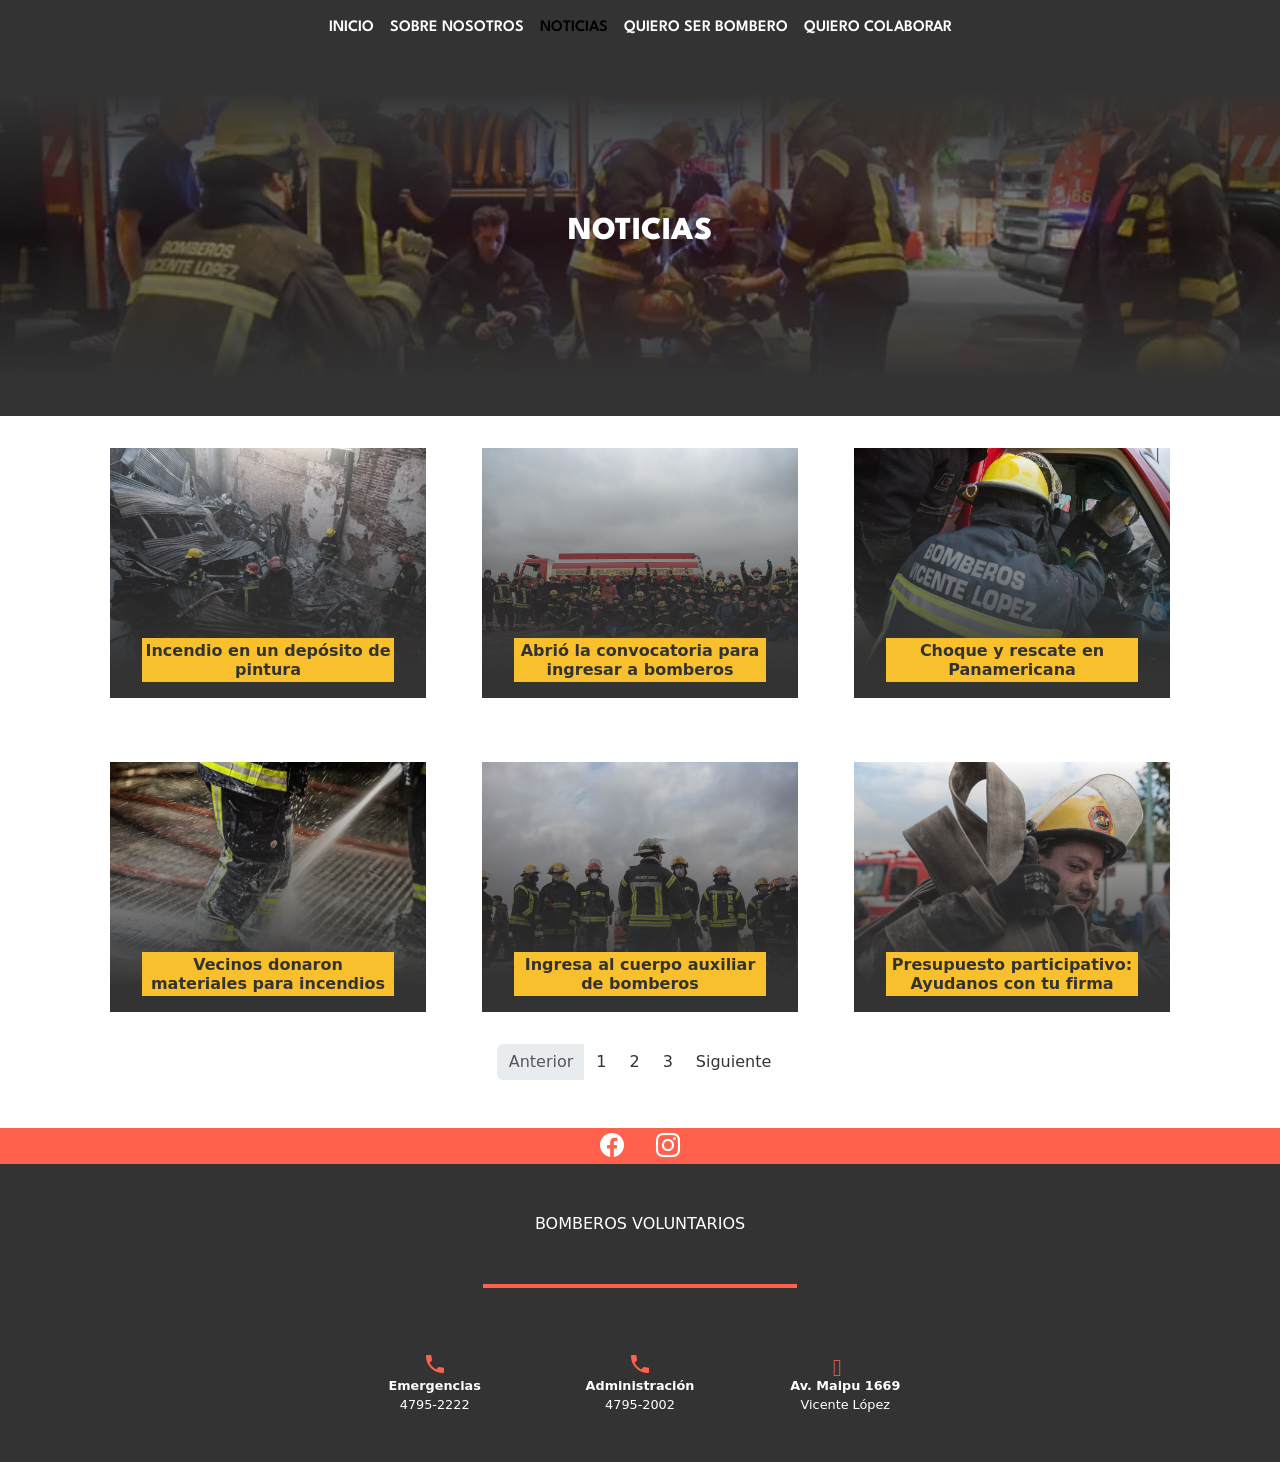
<file: pages/noticias.html>
<!DOCTYPE html>
<html lang="es">

<head>
  <meta charset="UTF-8">
  <meta http-equiv="X-UA-Compatible" content="IE=edge">
  <meta name="viewport" content="width=device-width, initial-scale=1.0">
  <title>Bomberos Voluntarios de Vicente López</title>
  <meta name="description"
    content="Noticias sobre bomberos voluntarios de vicente lopez, novedades, incendios, rescates" />
  <meta name="keywords" content="noticias, vicente lopez, incendio, rescate, academia de bomberos, donaciones, ayuda" />
  <link rel="icon" type="image/x-icon" href="../images/favicon.ico">
  <!-- BOOTSTRAP -->
  <link href="https://cdn.jsdelivr.net/npm/bootstrap@5.1.3/dist/css/bootstrap.min.css" rel="stylesheet"
    integrity="sha384-1BmE4kWBq78iYhFldvKuhfTAU6auU8tT94WrHftjDbrCEXSU1oBoqyl2QvZ6jIW3" crossorigin="anonymous">
  <link rel="stylesheet" href="https://cdn.jsdelivr.net/npm/bootstrap-icons@1.7.2/font/bootstrap-icons.css">
  <!-- GOOGLE FONTS -->
  <link rel="preconnect" href="https://fonts.googleapis.com">
  <link rel="preconnect" href="https://fonts.gstatic.com" crossorigin>
  <link href="https://fonts.googleapis.com/css2?family=Spartan:wght@200;300;400;500;600;700;800;900&display=swap"
    rel="stylesheet">
  <!-- GOOGLE FONTS ICONS -->
  <link href="https://fonts.googleapis.com/icon?family=Material+Icons" rel="stylesheet">
  <!-- CSS -->
  <link rel="stylesheet" href="../styles/styles.css">
</head>

<body>

  <!-- NAVBAR -->

  <header>
    <nav class="navbar navbarPages navbar-expand-lg" aria-label="Fifth navbar example">
      <div class="container-fluid justify-content-end">
        <button class="boton-nav d-lg-none" type="button" data-bs-toggle="collapse" data-bs-target="#collapsenavbar"
          aria-controls="collapsenavbar" aria-expanded="false" aria-label="Toggle navigation">
          <span class="boton-nav--icono material-icons">&#xe5d2;</span>
        </button>

        <div class="collapse navbar-collapse justify-content-center" id="collapsenavbar">
          <ul class="navbar-nav mb-2 mb-md-0 d-flex align-items-end">
            <li class="nav-item">
              <a class="nav-link" href="../index.html">INICIO</a>
            </li>
            <li class="nav-item">
              <a class="nav-link" href="./sobre-nostoros.html">SOBRE NOSOTROS</a>
            </li>
            <li class="nav-item">
              <a class="nav-link active" aria-current="page" href="./noticias.html">NOTICIAS</a>
            </li>
            <li class="nav-item">
              <a class="nav-link" href="./quiero-ser-bombero.html">QUIERO SER BOMBERO</a>
            </li>
            <li class="nav-item">
              <a class="nav-link" href="./quiero-colaborar.html">QUIERO COLABORAR</a>
            </li>
          </ul>
        </div>
      </div>
    </nav>
  </header>

  <main>
    <!-- BANNER -->
    <div class="bannerPages" style="background-image:url(../images/libertador-sentados-2.webp);">
      <h1 class="bannerPages__titulo">
        <div class="bannerPages__titulo--superior">
          NOTICIAS
        </div>
      </h1>
    </div>


    <section class="container">
      <div class="row justify-content-center m-0">

        <section class="col-12 col-md-6 col-lg-4">
          <a href="../pages/noticias/incendio-en-una-fábrica-de-pintura.html" class="cardNoticias"
            style="background-image: url(../images/mafer-techo.webp)">
            <!-- MODIFICAR LA IMAGEN DESDE ACA ↑↑↑↑ -->
            <h2 class="cardNoticias__titulo">
              <span class="CardNoticias__titulo--background"> Incendio en un depósito de pintura </span>
            </h2>
          </a>
        </section>

        <section class="col-12 col-md-6 col-lg-4">
          <a href="../pages/noticias/abrio-la-convocatoria-para-ingresar-a-bomberos.html" class="cardNoticias"
            style="background-image: url(../images/rio-grupal.webp)">
            <!-- MODIFICAR LA IMAGEN DESDE ACA ↑↑↑↑ -->
            <h2 class="cardNoticias__titulo">
              <span class="CardNoticias__titulo--background"> Abrió la convocatoria para ingresar a bomberos </span>
            </h2>
          </a>
        </section>

        <section class="col-12 col-md-6 col-lg-4">
          <a href="../pages/noticias/rescate-en-panamericana.html" class="cardNoticias"
            style="background-image: url(../images/choque-panamericana.webp)">
            <!-- MODIFICAR LA IMAGEN DESDE ACA ↑↑↑↑ -->
            <h2 class="cardNoticias__titulo">
              <span class="CardNoticias__titulo--background"> Choque y rescate en Panamericana </span>
            </h2>
          </a>
        </section>

        <section class="col-12 col-md-6 col-lg-4">
          <a href="../pages/noticias/nueva-donación-de-equipo.html" class="cardNoticias"
            style="background-image:url(../images/mafer-pintura.webp)">
            <!-- MODIFICAR LA IMAGEN DESDE ACA ↑↑↑↑ -->
            <h2 class="cardNoticias__titulo">
              <span class="CardNoticias__titulo--background"> Vecinos donaron materiales para incendios </span>
            </h2>
          </a>
        </section>

        <section class="col-12 col-md-6 col-lg-4">
          <a href="../pages/noticias/abrio-la-convocatoria-para-ingresar-como-auxiliar.html" class="cardNoticias"
            style="background-image: url(../images/rio-algunos.webp)">
            <!-- MODIFICAR LA IMAGEN DESDE ACA ↑↑↑↑ -->
            <h2 class="cardNoticias__titulo">
              <span class="CardNoticias__titulo--background"> Ingresa al cuerpo auxiliar de bomberos </span>
            </h2>
          </a>
        </section>

        <section class="col-12 col-md-6 col-lg-4">
          <a href="../pages/noticias/participativos-ayudanos-con-tu-firma.html" class="cardNoticias"
            style="background-image: url(../images/constituyentes-julian.webp)">
            <!-- MODIFICAR LA IMAGEN DESDE ACA ↑↑↑↑ -->
            <h2 class="cardNoticias__titulo">
              <span class="CardNoticias__titulo--background"> Presupuesto participativo: Ayudanos con tu firma </span>
            </h2>
          </a>
        </section>
      </div>
    </section>



    <nav aria-label="Page navigation">
      <ul class="pagination justify-content-center">
        <li class="page-item disabled">
          <a class="page-link" href="#" tabindex="-1" aria-disabled="true">Anterior</a>
        </li>
        <li class="page-item"><a class="page-link" href="#">1</a></li>
        <li class="page-item"><a class="page-link" href="#">2</a></li>
        <li class="page-item"><a class="page-link" href="#">3</a></li>
        <li class="page-item">
          <a class="page-link" href="#">Siguiente</a>
        </li>
      </ul>
    </nav>
  </main>


  <!-- FOOTER -->

  <footer class="footer">
    <!-- REDES -->
    <div class="footer__redes w-100">
      <div class="d-flex justify-content-center ">
        <a href="https://www.facebook.com/profile.php?id=100064731274643"><i
            class="footer__redes--icono bi bi-facebook"></i></a>
        <a href="https://www.instagram.com/bomberosvicentelopez/"><i
            class="footer__redes--icono bi bi-instagram"></i></a>
      </div>
    </div>
    <!-- CENTRO -->

    <div class="row d-flex justify-content-center">
      <div class="col-sm-12 col-md-6 d-flex flex-sm-row flex-md-column align-items-center justify-content-evenly">
        <p class="footer__bomberos col-6 d-flex align-items-center justify-content-center">BOMBEROS VOLUNTARIOS</p>
      </div>
      <div class="row justify-content-center ">
        <div class="col-12 col-md-6 d-flex">
          <div class="footer__contacto col-4 d-flex flex-column align-items-center">
            <span class="footer__contacto--icono material-icons">&#xe0cd;</span>
            <div>
              <p class="footer__contacto--textoPrincipal">Emergencias</p>
              <p class="footer__contacto--texto">4795-2222</p>
            </div>
          </div>
          <div class="footer__contacto col-4 d-flex flex-column align-items-center">
            <span class="footer__contacto--icono material-icons">&#xe0cd;</span>
            <div>
              <p class="footer__contacto--textoPrincipal">Administración</p>
              <p class="footer__contacto--texto">4795-2002</p>
            </div>
          </div>
          <div class="footer__contacto col-4 d-flex flex-column align-items-center">
            <span class="footer__contacto--icono material-icons">&#xea40;</span>
            <div>
              <p class="footer__contacto--textoPrincipal">Av. Maipu 1669</p>
              <p class="footer__contacto--texto"> Vicente López</p>
            </div>
          </div>
        </div>
      </div>
    </div>
  </footer>

  <!-- BOOTSTRAP -->
  <script src="https://cdn.jsdelivr.net/npm/@popperjs/core@2.10.2/dist/umd/popper.min.js"
    integrity="sha384-7+zCNj/IqJ95wo16oMtfsKbZ9ccEh21eOz1HGyDuCQ6wgnyJNSYdrPa03rtR1zdB"
    crossorigin="anonymous"></script>
  <script src="https://cdn.jsdelivr.net/npm/bootstrap@5.1.3/dist/js/bootstrap.min.js"
    integrity="sha384-QJHtvGhmr9XOIpI6YVutG+2QOK9T+ZnN4kzFN1RtK3zEFEIsxhlmWl5/YESvpZ13"
    crossorigin="anonymous"></script>
</body>

</html>
</file>
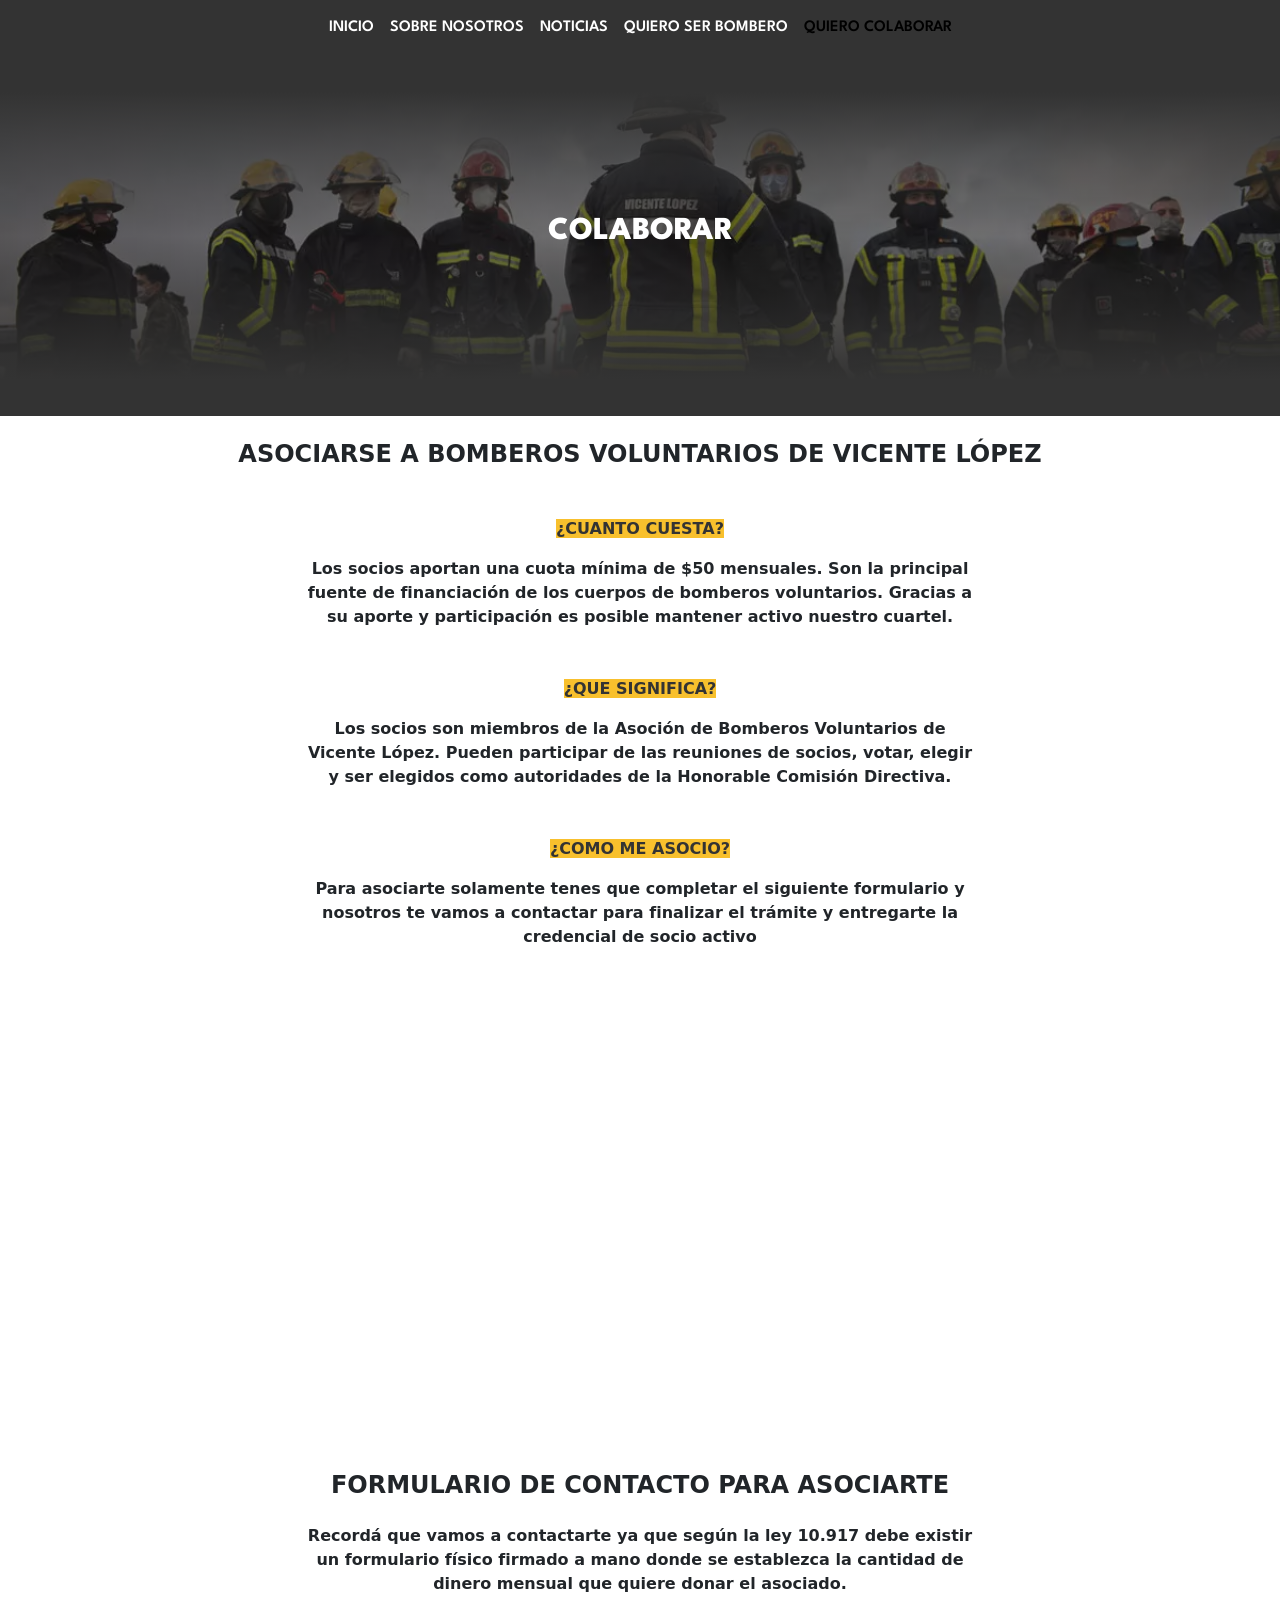
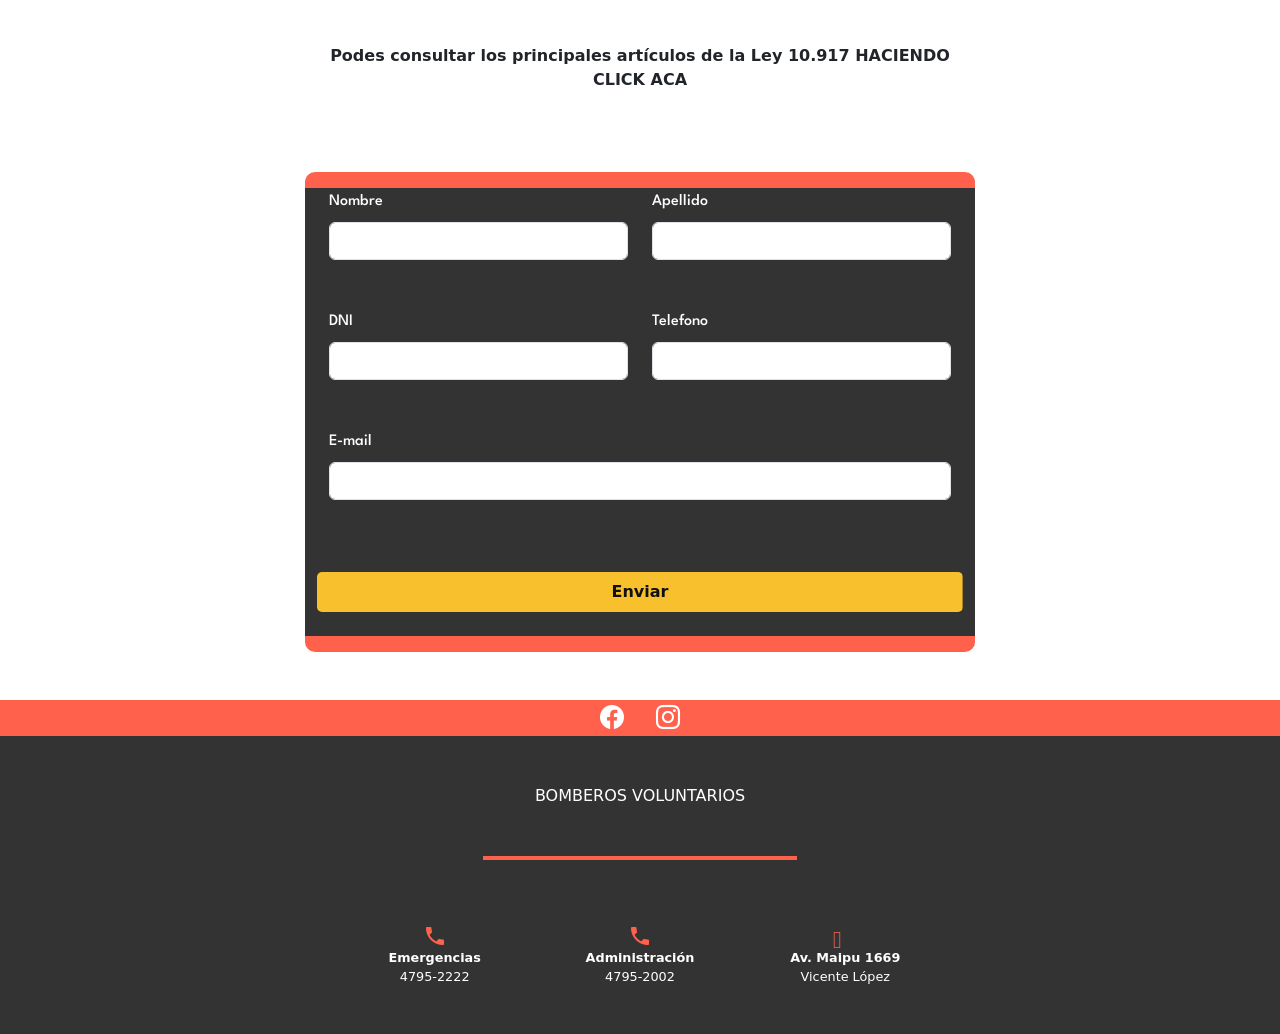
<file: pages/quiero-colaborar.html>
<!DOCTYPE html>
<html lang="es">

<head>
  <meta charset="UTF-8">
  <meta http-equiv="X-UA-Compatible" content="IE=edge">
  <meta name="viewport" content="width=device-width, initial-scale=1.0">
  <title>Bomberos Voluntarios de Vicente López</title>
  <meta name="description" content="Colaborar con bomberos voluntarios de vicente lopez" />
  <meta name="keywords" content="ayuda a bomberos, donaciones, colaboracion" />
  <link rel="icon" type="image/x-icon" href="../images/favicon.ico">
  <!-- BOOTSTRAP -->
  <link href="https://cdn.jsdelivr.net/npm/bootstrap@5.1.3/dist/css/bootstrap.min.css" rel="stylesheet"
    integrity="sha384-1BmE4kWBq78iYhFldvKuhfTAU6auU8tT94WrHftjDbrCEXSU1oBoqyl2QvZ6jIW3" crossorigin="anonymous">
  <link rel="stylesheet" href="https://cdn.jsdelivr.net/npm/bootstrap-icons@1.7.2/font/bootstrap-icons.css">
  <!-- GOOGLE FONTS -->
  <link rel="preconnect" href="https://fonts.googleapis.com">
  <link rel="preconnect" href="https://fonts.gstatic.com" crossorigin>
  <link href="https://fonts.googleapis.com/css2?family=Spartan:wght@200;300;400;500;600;700;800;900&display=swap"
    rel="stylesheet">
  <!-- GOOGLE FONTS ICONS -->
  <link href="https://fonts.googleapis.com/icon?family=Material+Icons" rel="stylesheet">
  <!-- CSS -->
  <link rel="stylesheet" href="../styles/styles.css">
</head>

<body>
  <header>
    <!-- NAVBAR -->
    <nav class="navbar navbarPages navbar-expand-lg" aria-label="Fifth navbar example">
      <div class="container-fluid justify-content-end">
        <button class="boton-nav d-lg-none" type="button" data-bs-toggle="collapse" data-bs-target="#collapsenavbar"
          aria-controls="collapsenavbar" aria-expanded="false" aria-label="Toggle navigation">
          <span class="boton-nav--icono material-icons">&#xe5d2;</span>
        </button>
        <div class="collapse navbar-collapse justify-content-center" id="collapsenavbar">
          <ul class="navbar-nav mb-2 mb-md-0 d-flex align-items-end">
            <li class="nav-item">
              <a class="nav-link" href="../index.html">INICIO</a>
            </li>
            <li class="nav-item">
              <a class="nav-link" href="./sobre-nostoros.html">SOBRE NOSOTROS</a>
            </li>
            <li class="nav-item">
              <a class="nav-link" href="./noticias.html">NOTICIAS</a>
            </li>
            <li class="nav-item">
              <a class="nav-link" href="./quiero-ser-bombero.html">QUIERO SER BOMBERO</a>
            </li>
            <li class="nav-item">
              <a class="nav-link active" aria-current="page" href="./quiero-colaborar.html">QUIERO COLABORAR</a>
            </li>
          </ul>
        </div>
      </div>
    </nav>
  </header>
  <!-- BANNER -->
  <main>
    <div class="bannerPages" style="background-image:url(../images/rio-algunos.webp)">
      <h1 class="bannerPages__titulo">
        <div class="bannerPages__titulo--superior">
          COLABORAR
        </div>
      </h1>
    </div>
    <!-- INTRO -->

    <section class="container mt-4 articulo text-center">
      <h2 class="articulo__titulo">
        ASOCIARSE A BOMBEROS VOLUNTARIOS DE VICENTE LÓPEZ
      </h2>
      <p class="articulo__parrafo"> </p>
      <span class="articulo__parrafo--resaltado">¿CUANTO CUESTA?</span>
      <p class="articulo__parrafo"> Los socios aportan una cuota mínima de $50 mensuales. Son la principal fuente de
        financiación de los cuerpos de bomberos voluntarios. Gracias a su aporte y participación es posible mantener
        activo nuestro cuartel.</p>
      <span class="articulo__parrafo--resaltado">¿QUE SIGNIFICA?</span>
      <p class="articulo__parrafo"> Los socios son miembros de la Asoción de Bomberos Voluntarios de Vicente López.
        Pueden participar de las reuniones de socios, votar, elegir y ser elegidos como autoridades de la Honorable
        Comisión Directiva.</p>
      <span class="articulo__parrafo--resaltado text">¿COMO ME ASOCIO?</span>
      <p class="articulo__parrafo"> Para asociarte solamente tenes que completar el siguiente formulario y nosotros te
        vamos a contactar para finalizar el trámite y entregarte la credencial de socio activo</p>
    </section>
    <!-- SEPARADOR CON EFECTO PARALLAX -->
    <div class="parallaxNosotros"></div>
    <div class="container mt-4">
      <h2 class="articulo__titulo mb-">FORMULARIO DE CONTACTO PARA ASOCIARTE</h2>
      <p class="articulo__parrafo text-center"> Recordá que vamos a contactarte ya que según la ley 10.917 debe existir
        un formulario físico firmado a mano donde se establezca la cantidad de dinero mensual que quiere donar el
        asociado. </p>
      <p class="articulo__parrafo text-center">Podes consultar los principales artículos de la Ley 10.917 <a
          href="https://www.bomberosra.org.ar/legislacion-snbv/Provincial/Buenos%20Aires/Buenos%20Aires%20-%20Ley%2010917.pdf">
          HACIENDO CLICK ACA</a></p>
    </div>
    <!-- FORMULARIO -->
    <div class="container">
      <section class="row justify-content-center m-0">
        <form class="formulario M-0 row">
          <div class="mb-3 col-md-6">
            <label for="nombre/es" class="form-label">Nombre</label>
            <input required type="text" class="form-control" id="nombre">
          </div>
          <div class="mb-3 col-md-6">
            <label for="apellido/os" class="form-label">Apellido</label>
            <input required type="text" class="form-control" id="apellido">
          </div>
          <div class="mb-3 col-md-6">
            <label for="dni" class="form-label">DNI</label>
            <input required type="number" class="form-control" id="dni">
          </div>
          <div class="mb-3 col-md-6">
            <label for="telefono" class="form-label">Telefono</label>
            <input required type="number" class="form-control" id="telefono">
          </div>
          <div class="mb-3 col-md-12">
            <label for="email" class="form-label">E-mail</label>
            <input required type="email" class="form-control" id="email">
          </div>
          <button type="submit" class="botones__principal my-4">Enviar</button>
        </form>
      </section>
    </div>
  </main>
  <!-- FOOTER -->

  <footer class="footer">
    <!-- REDES -->
    <div class="footer__redes w-100">
      <div class="d-flex justify-content-center ">
        <a href="https://www.facebook.com/profile.php?id=100064731274643"><i
            class="footer__redes--icono bi bi-facebook"></i></a>
        <a href="https://www.instagram.com/bomberosvicentelopez/"><i
            class="footer__redes--icono bi bi-instagram"></i></a>
      </div>
    </div>
    <!-- CENTRO -->
    <div class="row d-flex justify-content-center">
      <div class="col-sm-12 col-md-6 d-flex flex-sm-row flex-md-column align-items-center justify-content-evenly">
        <p class="footer__bomberos col-6 d-flex align-items-center justify-content-center">BOMBEROS VOLUNTARIOS</p>
      </div>
      <div class="row justify-content-center ">
        <div class="col-12 col-md-6 d-flex">
          <div class="footer__contacto col-4 d-flex flex-column align-items-center">
            <span class="footer__contacto--icono material-icons">&#xe0cd;</span>
            <div>
              <p class="footer__contacto--textoPrincipal">Emergencias</p>
              <p class="footer__contacto--texto">4795-2222</p>
            </div>
          </div>
          <div class="footer__contacto col-4 d-flex flex-column align-items-center">
            <span class="footer__contacto--icono material-icons">&#xe0cd;</span>
            <div>
              <p class="footer__contacto--textoPrincipal">Administración</p>
              <p class="footer__contacto--texto">4795-2002</p>
            </div>
          </div>
          <div class="footer__contacto col-4 d-flex flex-column align-items-center">
            <span class="footer__contacto--icono material-icons">&#xea40;</span>
            <div>
              <p class="footer__contacto--textoPrincipal">Av. Maipu 1669</p>
              <p class="footer__contacto--texto"> Vicente López</p>
            </div>
          </div>
        </div>
      </div>
    </div>
  </footer>
  <!-- BOOTSTRAP -->
  <script src="https://cdn.jsdelivr.net/npm/@popperjs/core@2.10.2/dist/umd/popper.min.js"
    integrity="sha384-7+zCNj/IqJ95wo16oMtfsKbZ9ccEh31eOz1HGyDuCQ6wgnyJNSYdrPa03rtR1zdB"
    crossorigin="anonymous"></script>
  <script src="https://cdn.jsdelivr.net/npm/bootstrap@5.1.3/dist/js/bootstrap.min.js"
    integrity="sha384-QJHtvGhmr9XOIpI6YVutG+2QOK9T+ZnN4kzFN1RtK3zEFEIsxhlmWl5/YESvpZ13"
    crossorigin="anonymous"></script>
</body>

</html>
</file>
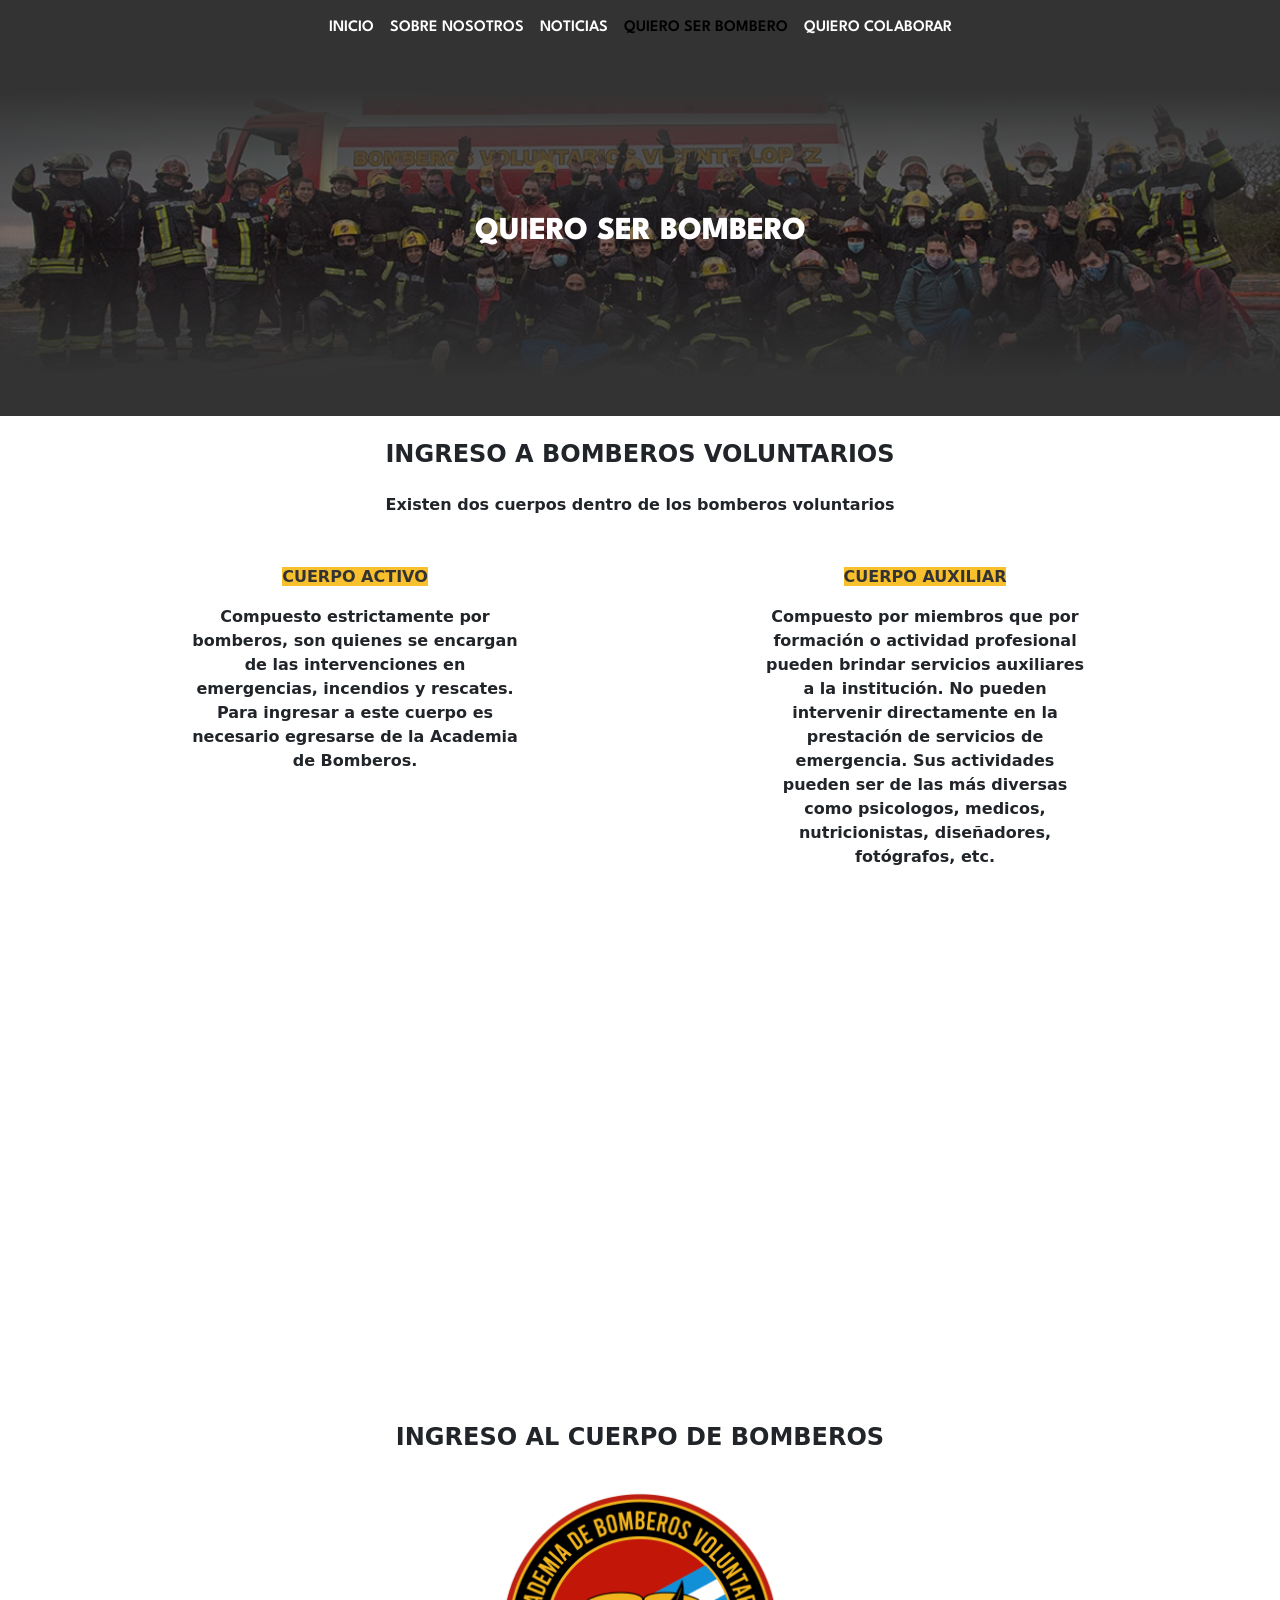
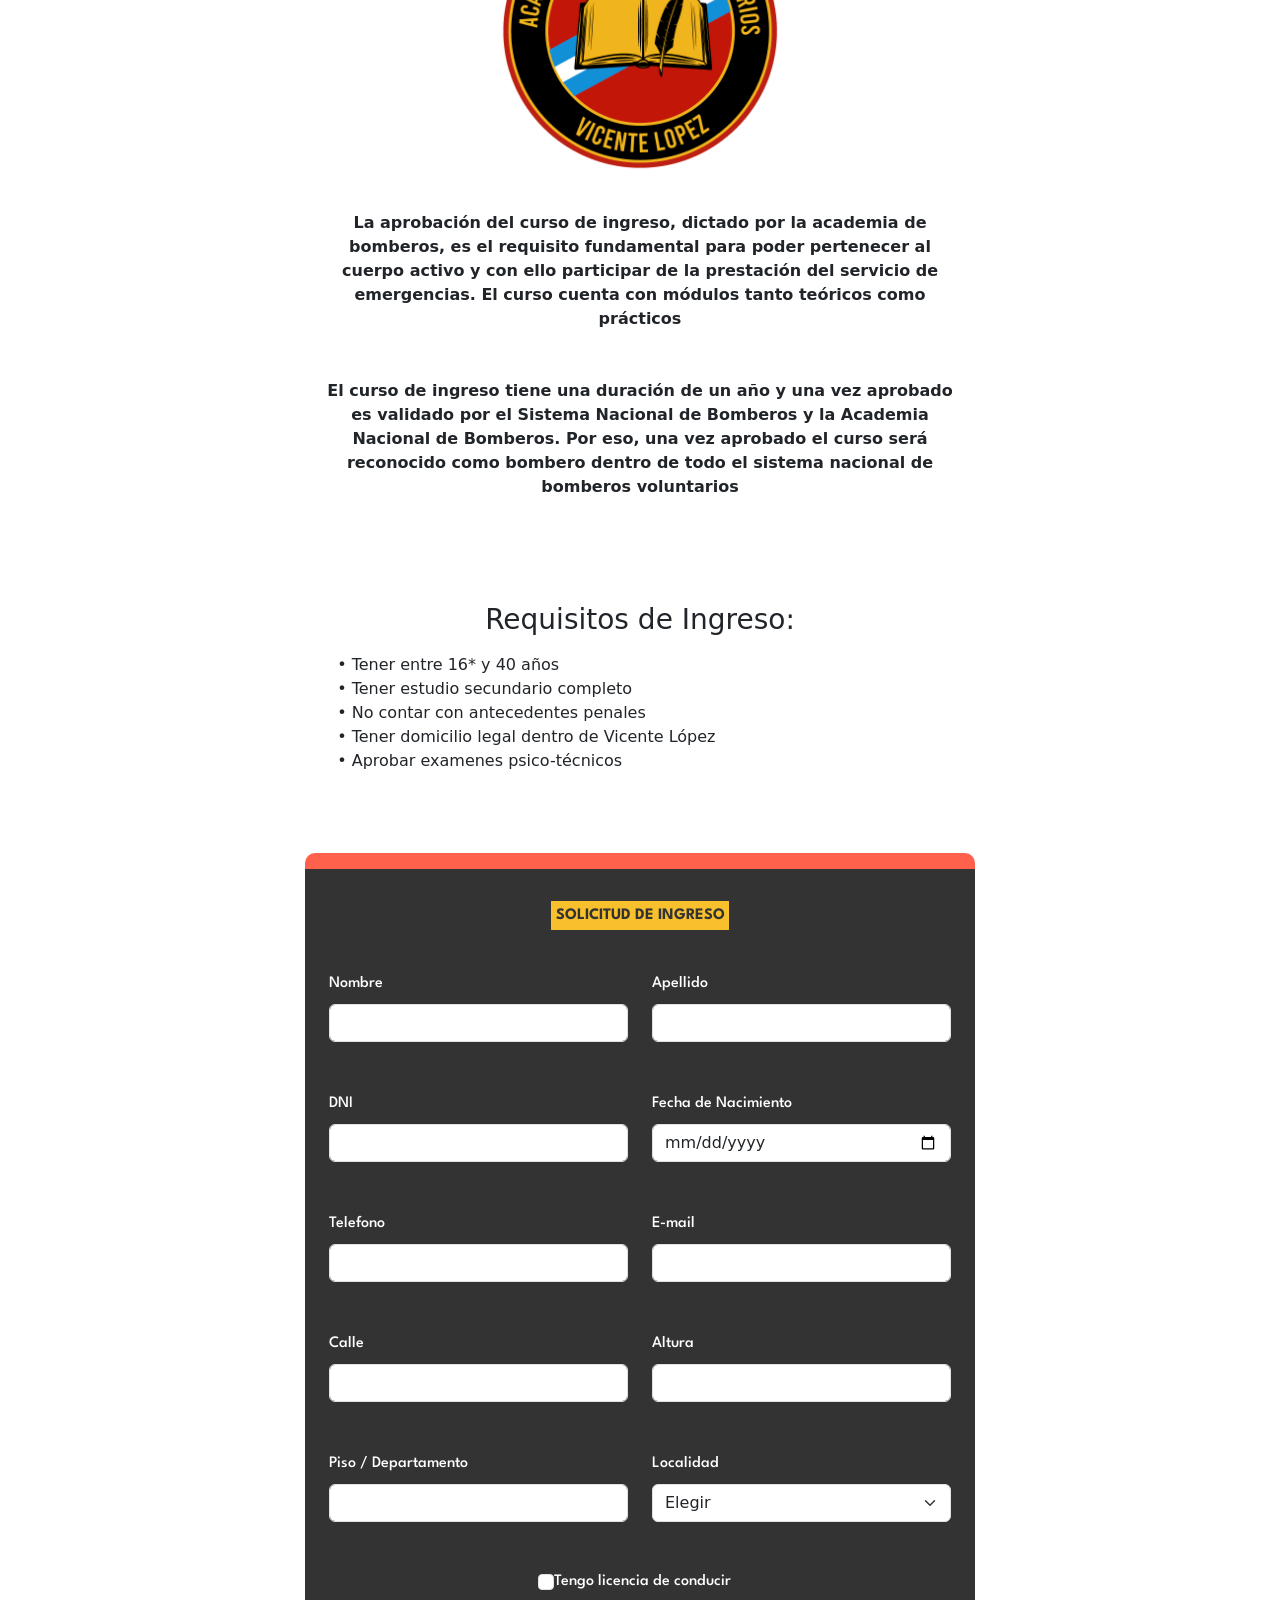
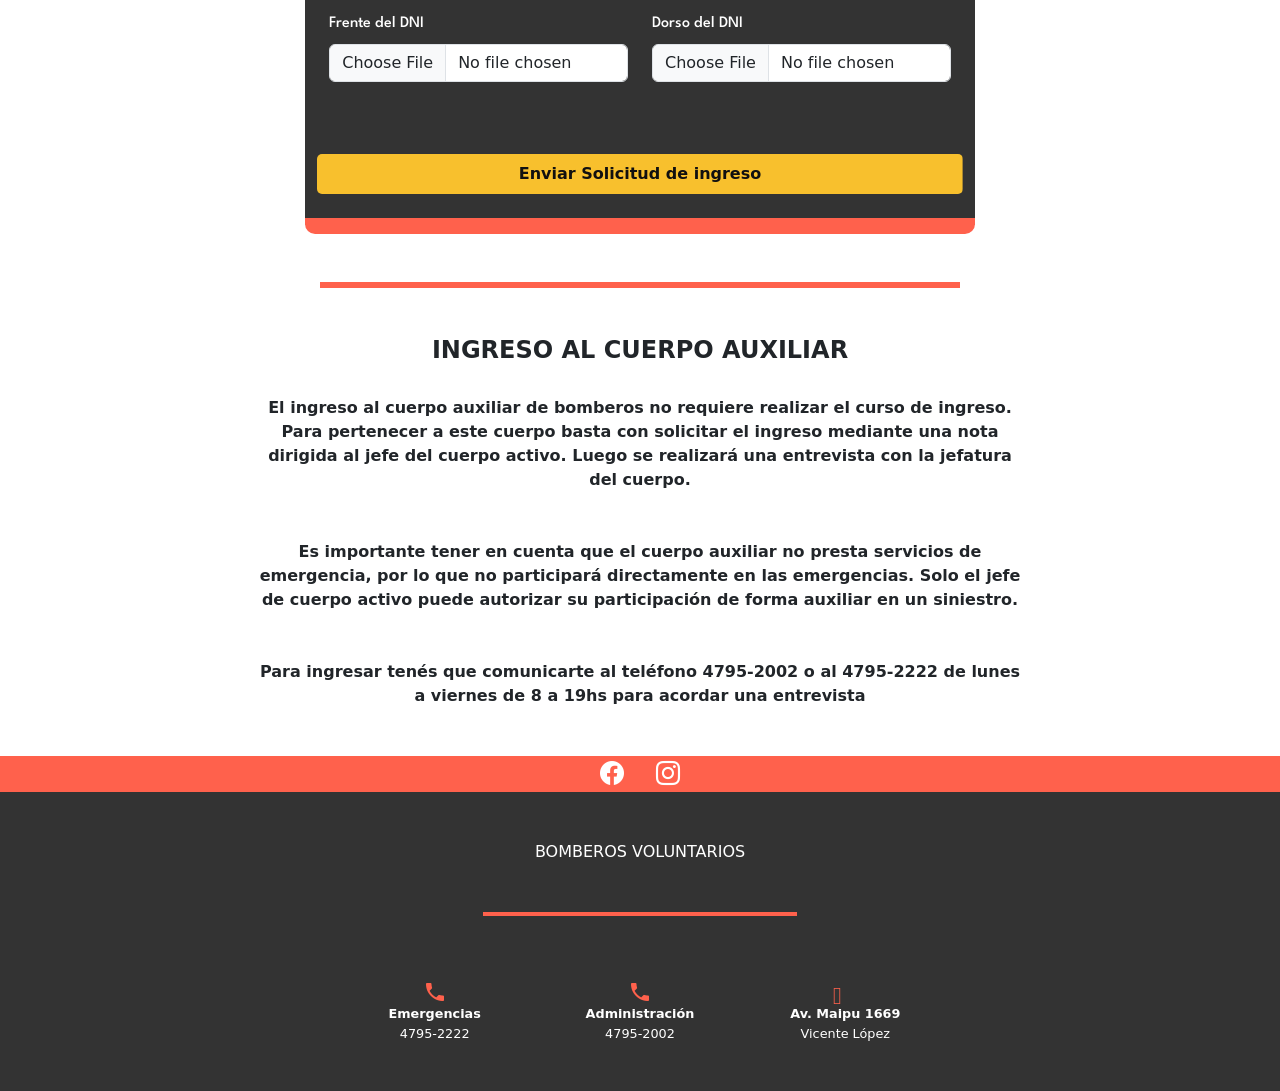
<file: pages/quiero-ser-bombero.html>
<!DOCTYPE html>
<html lang="es">

<head>
  <meta charset="UTF-8">
  <meta http-equiv="X-UA-Compatible" content="IE=edge">
  <meta name="viewport" content="width=device-width, initial-scale=1.0">
  <title>Bomberos Voluntarios de Vicente López</title>
  <meta name="description"
    content="ingreso a la academia de bomberos voluntarios, condiciones y formulario de ingreso" />
  <meta name="keywords"
    content="academia de bomberos, igreso a bomberos voluntarios, requisitos, cuerpo activo, cuerpo de reserva" />
  <link rel="icon" type="image/x-icon" href="../images/favicon.ico">
  <!-- BOOTSTRAP -->
  <link href="https://cdn.jsdelivr.net/npm/bootstrap@5.1.3/dist/css/bootstrap.min.css" rel="stylesheet"
    integrity="sha384-1BmE4kWBq78iYhFldvKuhfTAU6auU8tT94WrHftjDbrCEXSU1oBoqyl2QvZ6jIW3" crossorigin="anonymous">
  <link rel="stylesheet" href="https://cdn.jsdelivr.net/npm/bootstrap-icons@1.7.2/font/bootstrap-icons.css">
  <!-- GOOGLE FONTS -->
  <link rel="preconnect" href="https://fonts.googleapis.com">
  <link rel="preconnect" href="https://fonts.gstatic.com" crossorigin>
  <link href="https://fonts.googleapis.com/css2?family=Spartan:wght@200;300;400;500;600;700;800;900&display=swap"
    rel="stylesheet">
  <!-- GOOGLE FONTS ICONS -->
  <link href="https://fonts.googleapis.com/icon?family=Material+Icons" rel="stylesheet">
  <!-- CSS -->
  <link rel="stylesheet" href="../styles/styles.css">
</head>

<body>

  <!-- NAVBAR -->

  <header>
    <nav class="navbar navbarPages navbar-expand-lg" aria-label="Fifth navbar example">
      <div class="container-fluid justify-content-end">
        <!-- <a class="navbar-brand" href="#">Expand at lg</a> -->
        <button class="boton-nav d-lg-none" type="button" data-bs-toggle="collapse" data-bs-target="#collapsenavbar"
          aria-controls="collapsenavbar" aria-expanded="false" aria-label="Toggle navigation">
          <span class="boton-nav--icono material-icons">&#xe5d2;</span>
        </button>

        <div class="collapse navbar-collapse justify-content-center" id="collapsenavbar">
          <ul class="navbar-nav mb-2 mb-md-0 d-flex align-items-end">
            <li class="nav-item">
              <a class="nav-link" href="../index.html">INICIO</a>
            </li>
            <li class="nav-item">
              <a class="nav-link" href="./sobre-nostoros.html">SOBRE NOSOTROS</a>
            </li>
            <li class="nav-item">
              <a class="nav-link" href="./noticias.html">NOTICIAS</a>
            </li>
            <li class="nav-item">
              <a class="nav-link active" aria-current="page" href="./quiero-ser-bombero.html">QUIERO SER BOMBERO</a>
            </li>
            <li class="nav-item">
              <a class="nav-link" href="./quiero-colaborar.html">QUIERO COLABORAR</a>
            </li>
          </ul>
        </div>
      </div>
    </nav>
  </header>



  <main>
    <!-- BANNER -->
    <div class="bannerPages" style="background-image:url(../images/rio-grupal.webp); background-position: center 65%">
      <h1 class="bannerPages__titulo">
        <div class="bannerPages__titulo--superior">
          QUIERO SER BOMBERO
        </div>
      </h1>
    </div>




    <section class="container mt-4 articulo text-center">
      <h2 class="articulo__titulo">
        INGRESO A BOMBEROS VOLUNTARIOS
      </h2>
      <p class="articulo__parrafo"> Existen dos cuerpos dentro de los bomberos voluntarios</p>
      <div class="row">
        <div class="col-lg-6">
          <span class="articulo__parrafo--resaltado">CUERPO ACTIVO</span>
          <p class="articulo__parrafo"> Compuesto estrictamente por bomberos, son quienes se encargan de las
            intervenciones en emergencias, incendios y rescates. Para ingresar a este cuerpo es necesario egresarse de
            la Academia de Bomberos.</p>
        </div>
        <div class="col-lg-6">
          <span class="articulo__parrafo--resaltado">CUERPO AUXILIAR</span>
          <p class="articulo__parrafo"> Compuesto por miembros que por formación o actividad profesional pueden brindar
            servicios auxiliares a la institución. No pueden intervenir directamente en la prestación de servicios de
            emergencia. Sus actividades pueden ser de las más diversas como psicologos, medicos, nutricionistas,
            diseñadores, fotógrafos, etc.</p>
        </div>
      </div>
    </section>


    <!-- SEPARADOR CON EFECTO PARALLAX -->
    <div class="separadorIngreso"></div>


    <div class="container">
      <div class="ingresoCard row">
        <h2 class="ingresoCard__titulo">INGRESO AL CUERPO DE BOMBEROS</h2>
        <img class="ingresoCard__imagen" src="../images/escudoAcademia.png" alt="Escudo de la Academia de Bomberos">

        <p class="ingresoCard__parrafo"> La aprobación del curso de ingreso, dictado por la academia de bomberos, es el
          requisito fundamental para poder pertenecer al cuerpo activo y con ello participar de la prestación del
          servicio de emergencias. El curso cuenta con módulos tanto teóricos como prácticos</p>
        <p class="ingresoCard__parrafo"> El curso de ingreso tiene una duración de un año y una vez aprobado es validado
          por el Sistema Nacional de Bomberos y la Academia Nacional de Bomberos. Por eso, una vez aprobado el curso
          será reconocido como bombero dentro de todo el sistema nacional de bomberos voluntarios</p>
      </div>
      <h3 class="ingresoCard__subtitulo">Requisitos de Ingreso:</h3>
      <ul class="ingresoCard__lista">
        <li>
          • Tener entre 16* y 40 años
        </li>
        <li>
          • Tener estudio secundario completo
        </li>
        <li>
          • No contar con antecedentes penales
        </li>
        <li>
          • Tener domicilio legal dentro de Vicente López
        </li>
        <li>
          • Aprobar examenes psico-técnicos
        </li>
      </ul>
    </div>

    <!-- FORMULARIO DE INGRESO -->


    <div class="container">
      <section class="row justify-content-center m-0">
        <form class="formulario M-0 row">
          <h3 class="d-flex justify-content-center text-center"><span class="formulario__titulo">SOLICITUD DE
              INGRESO</span></h3>
          <div class="mb-3 col-md-6">
            <label for="nombre/es" class="form-label">Nombre</label>
            <input required type="text" class="form-control" id="nombre">
          </div>
          <div class="mb-3 col-md-6">
            <label for="apellido/os" class="form-label">Apellido</label>
            <input required type="text" class="form-control" id="apellido">
          </div>

          <div class="mb-3 col-md-6">
            <label for="dni" class="form-label">DNI</label>
            <input required type="number" class="form-control" id="dni">
          </div>
          <div class="mb-3 col-md-6">
            <label for="fechaNacimiento" class="form-label">Fecha de Nacimiento</label>
            <input required type="date" class="form-control" id="fechaNacimiento">
          </div>
          <div class="mb-3 col-md-6">
            <label for="telefono" class="form-label">Telefono</label>
            <input required type="number" class="form-control" id="telefono">
          </div>
          <div class="mb-3 col-md-6">
            <label for="email" class="form-label">E-mail</label>
            <input required type="email" class="form-control" id="email">
          </div>
          <div class="mb-3 col-md-6">
            <label for="calle" class="form-label">Calle</label>
            <input required type="text" class="form-control" id="calle">
          </div>
          <div class="mb-3 col-md-6">
            <label for="altura" class="form-label">Altura</label>
            <input required type="number" class="form-control" id="altura">
          </div>
          <div class="mb-3 col-md-6">
            <label for="calle" class="form-label">Piso / Departamento</label>
            <input type="text" class="form-control" id="calle">
          </div>
          <div class="mb-3 col-md-6">
            <label for="localidad" class="form-label">Localidad</label>
            <select class="form-select" id="localidad" required>
              <option selected disabled value="">Elegir</option>
              <option>Carapachay</option>
              <option>Florida</option>
              <option>La Lucila</option>
              <option>Munro</option>
              <option>Olivos</option>
              <option>Vicente López</option>
              <option>Villa Martelli</option>
              <option>Villa Adelina</option>
            </select>
            <div class="invalid-feedback">
              Please select a valid state.
            </div>
          </div>

          <div class="mb-3 form-check col-12 d-flex justify-content-center">
            <input required type="checkbox" class="form-check-input required" id="exampleCheck1">
            <label class="form-check-label" for="">Tengo licencia de conducir</label>
          </div>
          <div class="mb-3 col-md-6">
            <label class="form-label" for="frenteDni">Frente del DNI</label>
            <input required type="file" class="form-control" id="frenteDni">
          </div>
          <div class="mb-3 col-md-6">
            <label class="form-label" for="dorsoDni">Dorso del DNI</label>
            <input required type="file" class="form-control" id="dorsoDni">
          </div>

          <button type="submit" class="botones__principal my-4">Enviar Solicitud de ingreso</button>

        </form>
      </section>
    </div>

    <hr class="lineaRoja">
    <h2 class="ingresoCard__titulo">INGRESO AL CUERPO AUXILIAR</h2>

    <p class="ingresoCard__parrafo"> El ingreso al cuerpo auxiliar de bomberos no requiere realizar el curso de ingreso.
      Para pertenecer a este cuerpo basta con solicitar el ingreso mediante una nota dirigida al jefe del cuerpo activo.
      Luego se realizará una entrevista con la jefatura del cuerpo.</p>
    <p class="ingresoCard__parrafo"> Es importante tener en cuenta que el cuerpo auxiliar no presta servicios de
      emergencia, por lo que no participará directamente en las emergencias. Solo el jefe de cuerpo activo puede
      autorizar su participación de forma auxiliar en un siniestro.</p>
  </main>
  <p class="ingresoCard__parrafo"> Para ingresar tenés que comunicarte al teléfono 4795-2002 o al 4795-2222 de lunes a
    viernes de 8 a 19hs para acordar una entrevista</p>
  <!-- FOOTER -->

  <footer class="footer">
    <!-- REDES -->
    <div class="footer__redes w-100">
      <div class="d-flex justify-content-center ">
        <a href="https://www.facebook.com/profile.php?id=100064731274643"><i
            class="footer__redes--icono bi bi-facebook"></i></a>
        <a href="https://www.instagram.com/bomberosvicentelopez/"><i
            class="footer__redes--icono bi bi-instagram"></i></a>
      </div>
    </div>


    <!-- CENTRO -->

    <div class="row d-flex justify-content-center">
      <div class="col-sm-12 col-md-6 d-flex flex-sm-row flex-md-column align-items-center justify-content-evenly">
        <p class="footer__bomberos col-6 d-flex align-items-center justify-content-center">BOMBEROS VOLUNTARIOS</p>
      </div>
      <div class="row justify-content-center ">
        <div class="col-12 col-md-6 d-flex">
          <div class="footer__contacto col-4 d-flex flex-column align-items-center">
            <span class="footer__contacto--icono material-icons">&#xe0cd;</span>
            <div>
              <p class="footer__contacto--textoPrincipal">Emergencias</p>
              <p class="footer__contacto--texto">4795-2222</p>
            </div>
          </div>
          <div class="footer__contacto col-4 d-flex flex-column align-items-center">
            <span class="footer__contacto--icono material-icons">&#xe0cd;</span>
            <div>
              <p class="footer__contacto--textoPrincipal">Administración</p>
              <p class="footer__contacto--texto">4795-2002</p>
            </div>
          </div>
          <div class="footer__contacto col-4 d-flex flex-column align-items-center">
            <span class="footer__contacto--icono material-icons">&#xea40;</span>
            <div>
              <p class="footer__contacto--textoPrincipal">Av. Maipu 1669</p>
              <p class="footer__contacto--texto"> Vicente López</p>
            </div>
          </div>
        </div>
      </div>
    </div>
  </footer>

  <!-- BOOTSTRAP -->
  <script src="https://cdn.jsdelivr.net/npm/@popperjs/core@2.10.2/dist/umd/popper.min.js"
    integrity="sha384-7+zCNj/IqJ95wo16oMtfsKbZ9ccEh31eOz1HGyDuCQ6wgnyJNSYdrPa03rtR1zdB"
    crossorigin="anonymous"></script>
  <script src="https://cdn.jsdelivr.net/npm/bootstrap@5.1.3/dist/js/bootstrap.min.js"
    integrity="sha384-QJHtvGhmr9XOIpI6YVutG+2QOK9T+ZnN4kzFN1RtK3zEFEIsxhlmWl5/YESvpZ13"
    crossorigin="anonymous"></script>
</body>

</html>
</file>
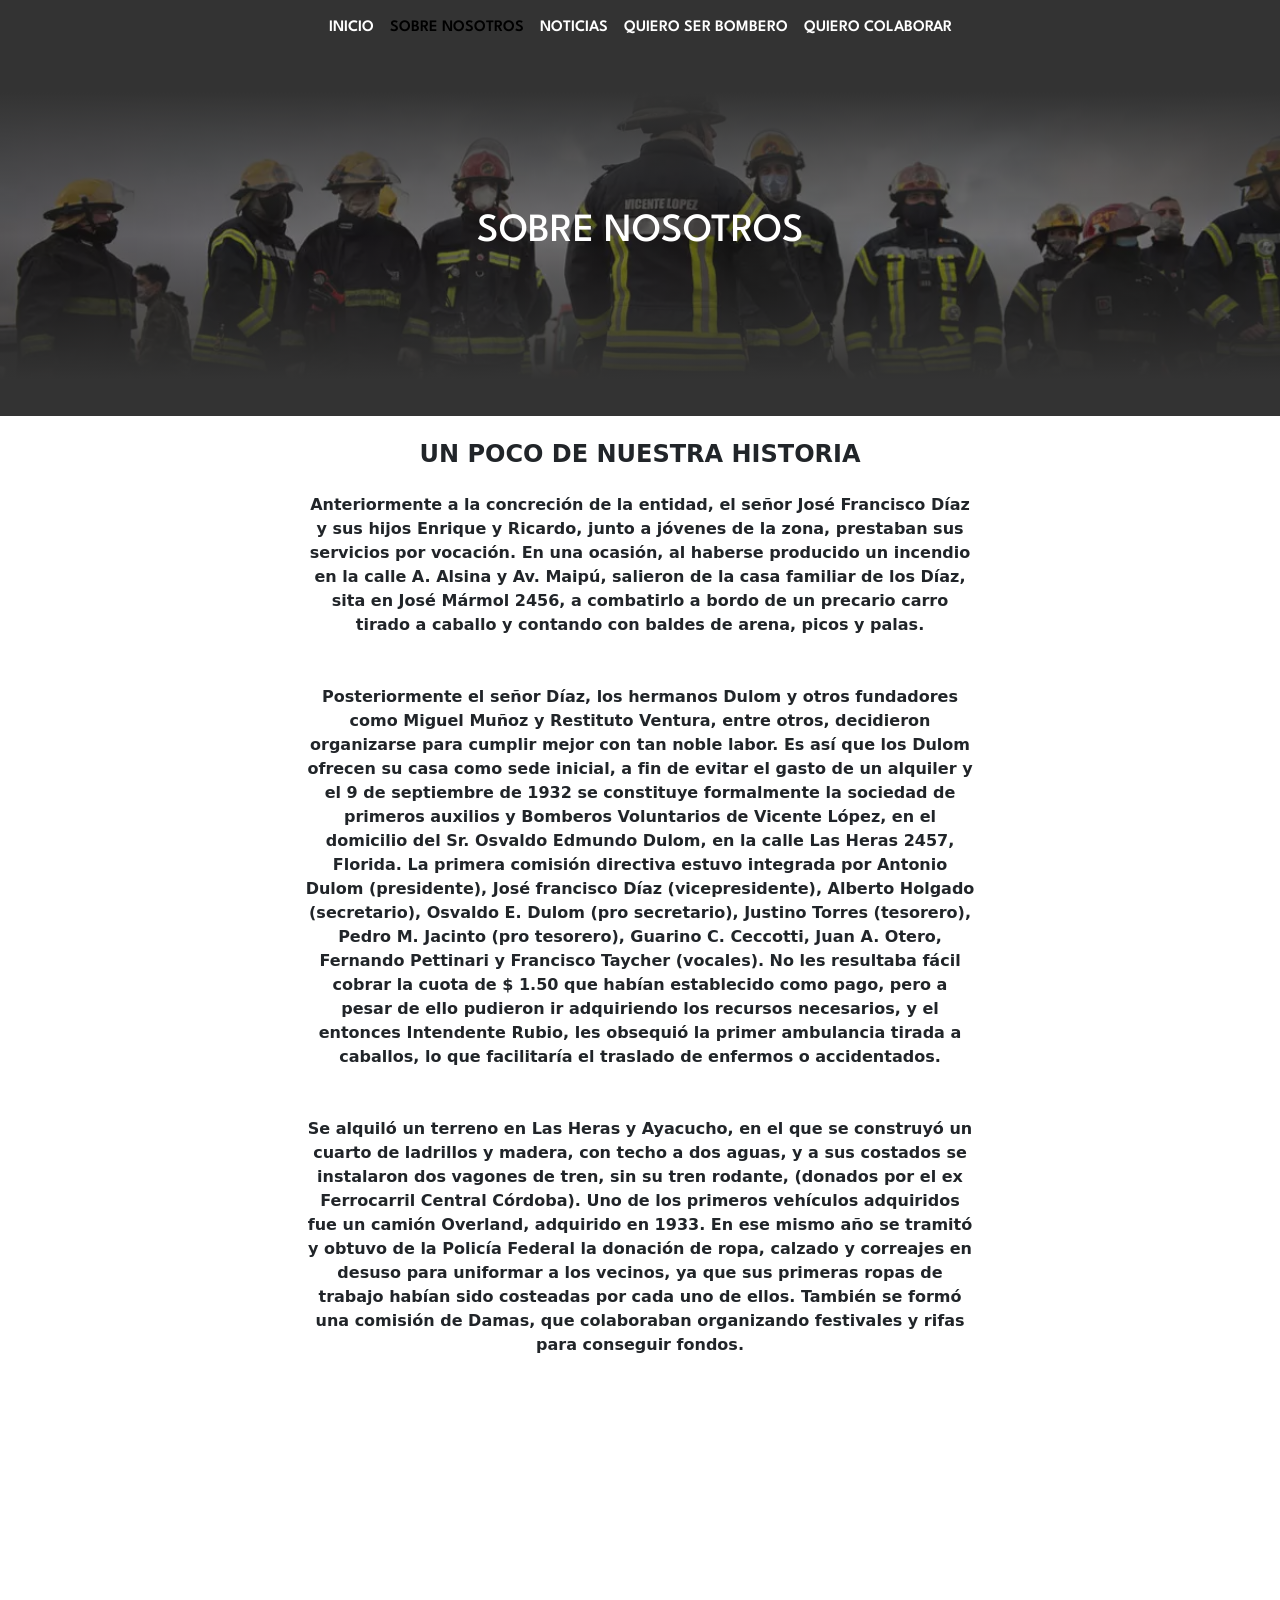
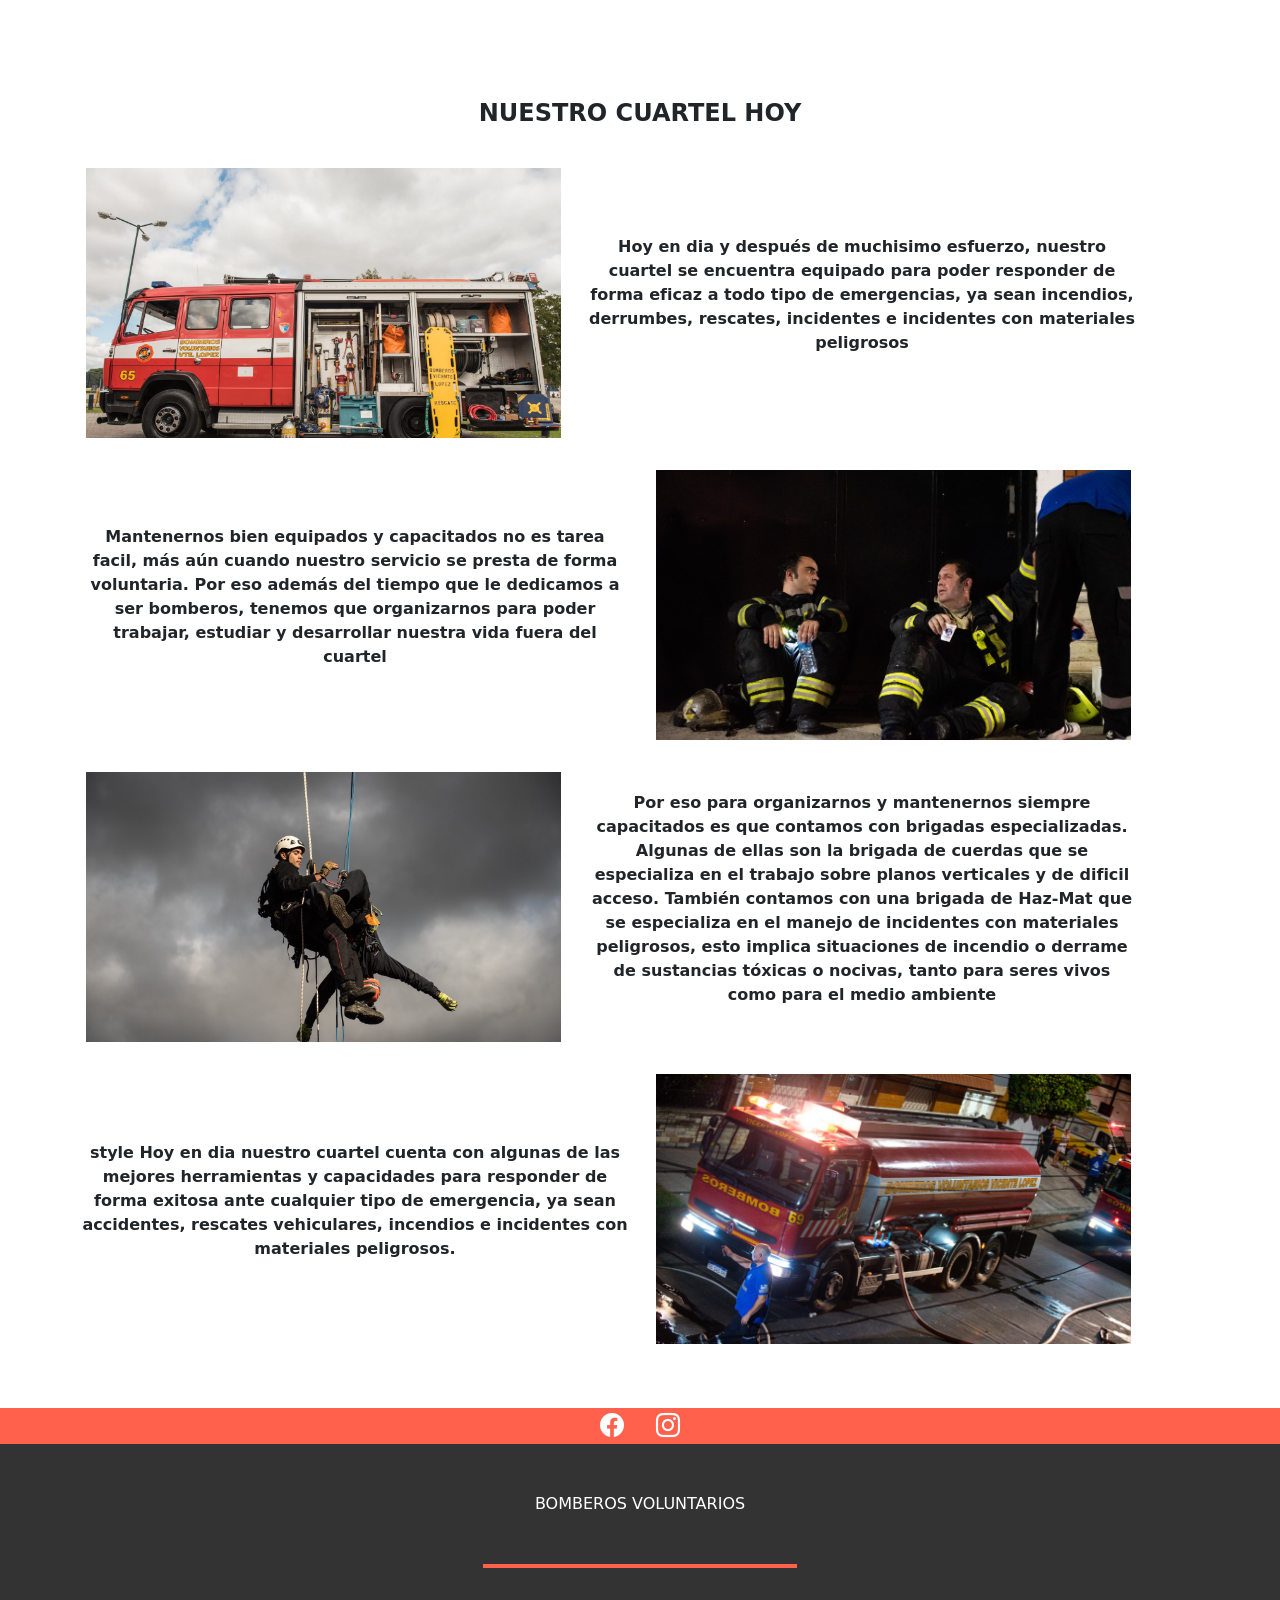
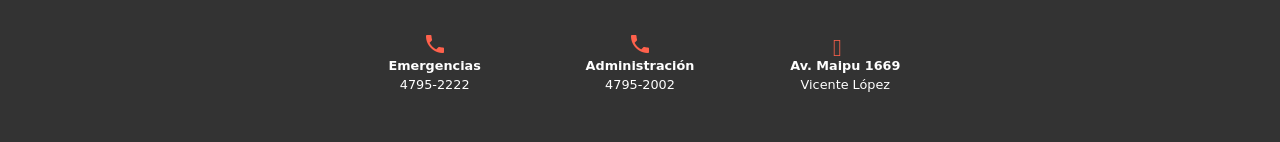
<file: pages/sobre-nostoros.html>
<!DOCTYPE html>
<html lang="es">

<head>
  <meta charset="UTF-8">
  <meta http-equiv="X-UA-Compatible" content="IE=edge">
  <meta name="viewport" content="width=device-width, initial-scale=1.0">
  <meta name="description" content="Pagina principal de Bomberos Vicente Lopez, noticias, ingreso y donaciones" />
  <meta name="keywords" content="bomberos voluntarios, noticias, ingreso, ayuda, donacion, incendio, rescate" />
  <title>Bomberos Voluntarios de Vicente López</title>
  <link rel="icon" type="image/x-icon" href="../images/favicon.ico">
  <!-- BOOTSTRAP -->
  <link href="https://cdn.jsdelivr.net/npm/bootstrap@5.1.3/dist/css/bootstrap.min.css" rel="stylesheet"
    integrity="sha384-1BmE4kWBq78iYhFldvKuhfTAU6auU8tT94WrHftjDbrCEXSU1oBoqyl2QvZ6jIW3" crossorigin="anonymous">
  <link rel="stylesheet" href="https://cdn.jsdelivr.net/npm/bootstrap-icons@1.7.2/font/bootstrap-icons.css">
  <!-- GOOGLE FONTS -->
  <link rel="preconnect" href="https://fonts.googleapis.com">
  <link rel="preconnect" href="https://fonts.gstatic.com" crossorigin>
  <link href="https://fonts.googleapis.com/css2?family=Spartan:wght@200;300;400;500;600;700;800;900&display=swap"
    rel="stylesheet">
  <!-- GOOGLE FONTS ICONS -->
  <link href="https://fonts.googleapis.com/icon?family=Material+Icons" rel="stylesheet">
  <!-- CSS -->
  <link rel="stylesheet" href="../styles/styles.css">
</head>

<body>

  <!-- NAVBAR -->

  <header>
    <nav class="navbar navbarPages navbar-expand-lg" aria-label="Fifth navbar example">
      <div class="container-fluid justify-content-end">
        <button class="boton-nav d-lg-none" type="button" data-bs-toggle="collapse" data-bs-target="#collapsenavbar"
          aria-controls="collapsenavbar" aria-expanded="false" aria-label="Toggle navigation">
          <span class="boton-nav--icono material-icons">&#xe5d2;</span>
        </button>

        <div class="collapse navbar-collapse justify-content-center" id="collapsenavbar">
          <ul class="navbar-nav mb-2 mb-md-0 d-flex align-items-end">
            <li class="nav-item">
              <a class="nav-link" href="../index.html">INICIO</a>
            </li>
            <li class="nav-item">
              <a class="nav-link active" aria-current="page" href="./sobre-nostoros.html">SOBRE NOSOTROS</a>
            </li>
            <li class="nav-item">
              <a class="nav-link" href="./noticias.html">NOTICIAS</a>
            </li>
            <li class="nav-item">
              <a class="nav-link" href="./quiero-ser-bombero.html">QUIERO SER BOMBERO</a>
            </li>
            <li class="nav-item">
              <a class="nav-link" href="./quiero-colaborar.html">QUIERO COLABORAR</a>
            </li>
          </ul>
        </div>
      </div>
    </nav>
  </header>
  <!-- BANNER -->
  <main>
    <div class="bannerPages" style="background-image:url(../images/rio-algunos.webp)">
      <div class="bannerPages__titulo">
          <h1 class="bannerPages__titulo--superior">SOBRE NOSOTROS</h1>
      </div>
    </div>

    <div class="container mt-4">
      <h2 class="articulo__titulo mb-">UN POCO DE NUESTRA HISTORIA</h2>
      <p class="articulo__parrafo text-center"> Anteriormente a la concreción de la entidad, el señor José Francisco
        Díaz y sus hijos Enrique y Ricardo, junto a jóvenes de la zona,
        prestaban sus servicios por vocación. En una ocasión, al haberse
        producido un incendio en la calle A. Alsina y Av. Maipú, salieron de la
        casa familiar de los Díaz, sita en José Mármol 2456, a combatirlo a
        bordo de un precario carro tirado a caballo y contando con baldes de
        arena, picos y palas.
      </p>
      <p class="articulo__parrafo text-center">Posteriormente el señor Díaz, los hermanos Dulom y otros fundadores
        como Miguel Muñoz y Restituto Ventura, entre otros, decidieron
        organizarse para cumplir mejor con tan noble labor.
        Es así que los Dulom ofrecen su casa como sede inicial, a fin de evitar el
        gasto de un alquiler y el
        9 de septiembre de 1932 se constituye formalmente la sociedad de
        primeros auxilios y Bomberos Voluntarios de Vicente López, en el
        domicilio del Sr. Osvaldo Edmundo Dulom, en la calle Las Heras 2457,
        Florida.
        La primera comisión directiva estuvo integrada por Antonio Dulom
        (presidente), José francisco Díaz (vicepresidente), Alberto Holgado
        (secretario), Osvaldo E. Dulom (pro secretario), Justino Torres
        (tesorero), Pedro M. Jacinto (pro tesorero), Guarino C. Ceccotti, Juan A.
        Otero, Fernando Pettinari y Francisco Taycher (vocales).
        No les resultaba fácil cobrar la cuota de $ 1.50 que habían establecido
        como pago, pero a pesar de ello pudieron ir adquiriendo los recursos
        necesarios, y el entonces Intendente Rubio, les obsequió la primer
        ambulancia tirada a caballos, lo que facilitaría el traslado de enfermos o
        accidentados. </p>

      <p class="articulo__parrafo text-center">Se alquiló un terreno en Las Heras y Ayacucho, en el que se construyó
        un cuarto de ladrillos y madera, con techo a dos aguas, y a sus
        costados se instalaron dos vagones de tren, sin su tren rodante,
        (donados por el ex Ferrocarril Central Córdoba). Uno de los primeros
        vehículos adquiridos fue un camión Overland, adquirido en 1933. En
        ese mismo año se tramitó y obtuvo de la Policía Federal la donación de
        ropa, calzado y correajes en desuso para uniformar a los vecinos, ya
        que sus primeras ropas de trabajo habían sido costeadas por cada uno
        de ellos. También se formó una comisión de Damas, que colaboraban
        organizando festivales y rifas para conseguir fondos.
      </p>
    </div>

    <!-- SEPARADOR CON EFECTO PARALLAX -->
    <div class="separadorParallax" style="background-image:url(../images/rio-ataque.webp)"></div>
    <!-- MODIFICAR LA IMAGEN DESDE ACA ↑↑↑↑ -->

    <section class="container mt-4 cardNosotros sobreNosotros-lg">
      <h2 class="articulo__titulo mb-">NUESTRO CUARTEL HOY</h2>
      <div class="row">
        <div style="background-image:url(../images/M65.jpg)" class="cardNosotros__Imagen col-sm-12 col-md-5"></div>

        <p class="cardNosotros__Texto col-6">
          Hoy en dia y después de muchisimo esfuerzo, nuestro cuartel se encuentra equipado para poder responder de
          forma eficaz a todo tipo de emergencias, ya sean incendios, derrumbes, rescates, incidentes e incidentes con
          materiales peligrosos
        </p>
      </div>
      <div class="row">
        <p class="cardNosotros__Texto col-6">
          Mantenernos bien equipados y capacitados no es tarea facil, más aún cuando nuestro servicio se presta de forma
          voluntaria. Por eso además del tiempo que le dedicamos a ser bomberos, tenemos que organizarnos para poder
          trabajar, estudiar y desarrollar nuestra vida fuera del cuartel
        </p>
        <div style="background-image:url(../images/sebastian-gustavo-incendioMartelli.jpg)"
          class="cardNosotros__Imagen col-sm-12 col-md-5"></div>
      </div>
      <div class="row">
        <div style="background-image:url(../images/sebastian-rescate.jpg)"
          class="cardNosotros__Imagen col-sm-12 col-md-5"></div>
        <p class="cardNosotros__Texto col-6">
          Por eso para organizarnos y mantenernos siempre capacitados es que contamos con brigadas especializadas.
          Algunas de ellas son la brigada de cuerdas que se especializa en el trabajo sobre planos verticales y de
          dificil acceso. También contamos con una brigada de Haz-Mat que se especializa en el manejo de incidentes con
          materiales peligrosos, esto implica situaciones de incendio o derrame de sustancias tóxicas o nocivas, tanto
          para seres vivos como para el medio ambiente
        </p>
      </div>
      <div class="row">
        <p class="cardNosotros__Texto col-6">style
          Hoy en dia nuestro cuartel cuenta con algunas de las mejores herramientas y capacidades para responder de
          forma exitosa ante cualquier tipo de emergencia, ya sean accidentes, rescates vehiculares, incendios e
          incidentes con materiales peligrosos.
        </p>
        <div style="background-image:url(../images/M69-indendioMartelli.jpg)"
          class="cardNosotros__Imagen col-sm-12 col-md-5"></div>
      </div>
    </section>


    <section class="container mt-4 cardNosotros sobreNosotros-sm">
      <h2 class="articulo__titulo mb-">NUESTRO CUARTEL HOY</h2>
      <div class="row">
        <div style="background-image:url(../images/M65.jpg)" class="cardNosotros__Imagen col-sm-12 col-md-5"></div>
        <p class="cardNosotros__Texto">
          Hoy en dia y después de muchisimo esfuerzo, nuestro cuartel se encuentra equipado para poder responder de
          forma eficaz a todo tipo de emergencias, ya sean incendios, derrumbes, rescates, incidentes e incidentes con
          materiales peligrosos
        </p>
      </div>
      <div class="row">
        <div style="background-image:url(../images/sebastian-gustavo-incendioMartelli.jpg)"
          class="cardNosotros__Imagen col-sm-12 col-md-5"></div>
        <p class="cardNosotros__Texto">
          Mantenernos bien equipados y capacitados no es tarea facil, más aún cuando nuestro servicio se presta de forma
          voluntaria. Por eso además del tiempo que le dedicamos a ser bomberos, tenemos que organizarnos para poder
          trabajar, estudiar y desarrollar nuestra vida fuera del cuartel
        </p>
      </div>
      <div class="row">
        <div style="background-image:url(../images/sebastian-rescate.jpg)"
          class="cardNosotros__Imagen col-sm-12 col-md-5"></div>
        <p class="cardNosotros__Texto">
          Por eso para organizarnos y mantenernos siempre capacitados es que contamos con brigadas especializadas.
          Algunas de ellas son la brigada de cuerdas que se especializa en el trabajo sobre planos verticales y de
          dificil acceso. También contamos con una brigada de Haz-Mat que se especializa en el manejo de incidentes con
          materiales peligrosos, esto implica situaciones de incendio o derrame de sustancias tóxicas o nocivas, tanto
          para seres vivos como para el medio ambiente
        </p>
      </div>
      <div class="row">
        <div style="background-image:url(../images/M69-indendioMartelli.jpg)"
          class="cardNosotros__Imagen col-sm-12 col-md-5"></div>
        <p class="cardNosotros__Texto">
          Hoy en dia nuestro cuartel cuenta con algunas de las mejores herramientas y capacidades para responder de
          forma exitosa ante cualquier tipo de emergencia, ya sean accidentes, rescates vehiculares, incendios e
          incidentes con materiales peligrosos.
        </p>
      </div>
    </section>
  </main>

  <!-- FOOTER -->

  <footer class="footer">
    <!-- REDES -->
    <div class="footer__redes w-100">
      <div class="d-flex justify-content-center ">
        <a href="https://www.facebook.com/profile.php?id=100064731274643"><i
            class="footer__redes--icono bi bi-facebook"></i></a>
        <a href="https://www.instagram.com/bomberosvicentelopez/"><i
            class="footer__redes--icono bi bi-instagram"></i></a>
      </div>
    </div>
    <!-- CENTRO -->

    <div class="row d-flex justify-content-center">
      <div class="col-sm-12 col-md-6 d-flex flex-sm-row flex-md-column align-items-center justify-content-evenly">
        <p class="footer__bomberos col-6 d-flex align-items-center justify-content-center">BOMBEROS VOLUNTARIOS</p>
      </div>
      <div class="row justify-content-center ">
        <div class="col-12 col-md-6 d-flex">
          <div class="footer__contacto col-4 d-flex flex-column align-items-center">
            <span class="footer__contacto--icono material-icons">&#xe0cd;</span>
            <div>
              <p class="footer__contacto--textoPrincipal">Emergencias</p>
              <p class="footer__contacto--texto">4795-2222</p>
            </div>
          </div>
          <div class="footer__contacto col-4 d-flex flex-column align-items-center">
            <span class="footer__contacto--icono material-icons">&#xe0cd;</span>
            <div>
              <p class="footer__contacto--textoPrincipal">Administración</p>
              <p class="footer__contacto--texto">4795-2002</p>
            </div>
          </div>
          <div class="footer__contacto col-4 d-flex flex-column align-items-center">
            <span class="footer__contacto--icono material-icons">&#xea40;</span>
            <div>
              <p class="footer__contacto--textoPrincipal">Av. Maipu 1669</p>
              <p class="footer__contacto--texto"> Vicente López</p>
            </div>
          </div>
        </div>
      </div>
    </div>
  </footer>

  <!-- BOOTSTRAP -->
  <script src="https://cdn.jsdelivr.net/npm/@popperjs/core@2.10.2/dist/umd/popper.min.js"
    integrity="sha384-7+zCNj/IqJ95wo16oMtfsKbZ9ccEh31eOz1HGyDuCQ6wgnyJNSYdrPa03rtR1zdB"
    crossorigin="anonymous"></script>
  <script src="https://cdn.jsdelivr.net/npm/bootstrap@5.1.3/dist/js/bootstrap.min.js"
    integrity="sha384-QJHtvGhmr9XOIpI6YVutG+2QOK9T+ZnN4kzFN1RtK3zEFEIsxhlmWl5/YESvpZ13"
    crossorigin="anonymous"></script>
</body>

</html>
</file>
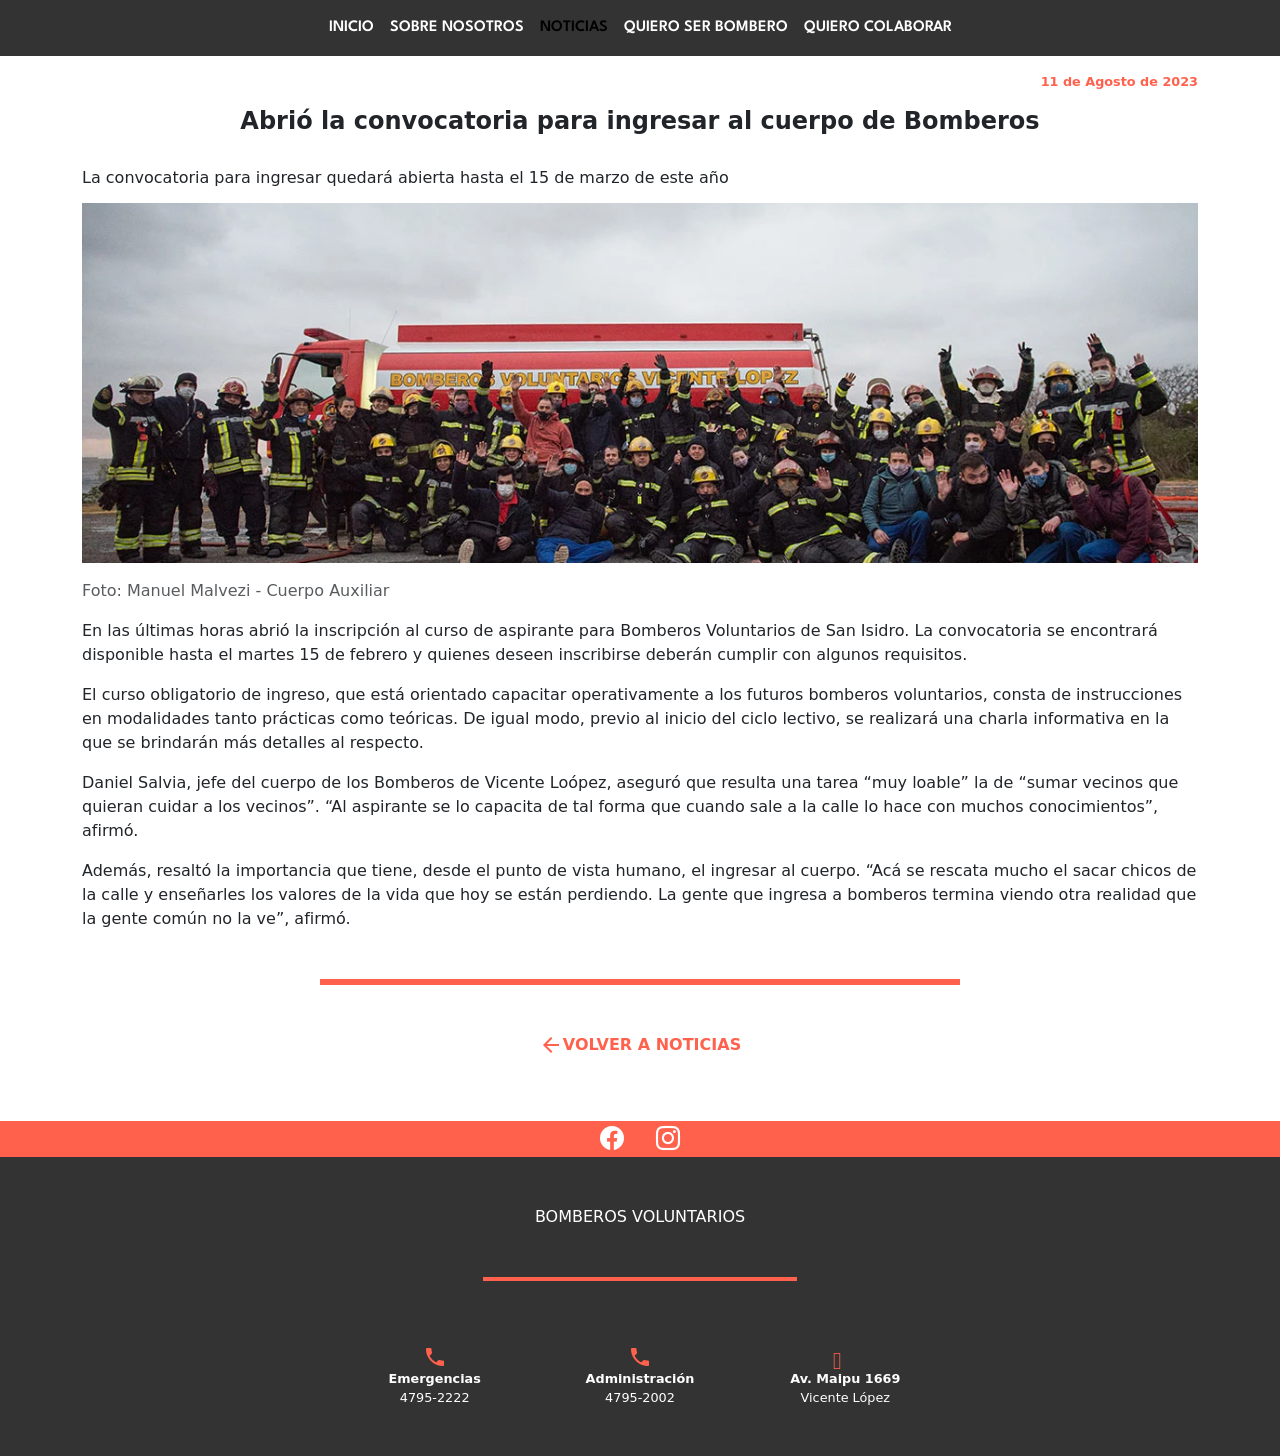
<file: pages/noticias/abrio-la-convocatoria-para-ingresar-a-bomberos.html>
<!DOCTYPE html>
<html lang="es">

<head>
    <meta charset="UTF-8">
    <meta http-equiv="X-UA-Compatible" content="IE=edge">
    <meta name="viewport" content="width=device-width, initial-scale=1.0">
    <title>Bomberos Voluntarios de Vicente López</title>
    <meta name="description" content="apertura del ingreso a la academia de bomberos de vicente lopez" />
    <meta name="keywords" content="ser bombero, donde estudiar bombero, bomberos voluntarios, vicente lopez" />
    <link rel="icon" type="image/x-icon" href="../../images/favicon.ico">
    <!-- BOOTSTRAP -->
    <link href="https://cdn.jsdelivr.net/npm/bootstrap@5.1.3/dist/css/bootstrap.min.css" rel="stylesheet"
        integrity="sha384-1BmE4kWBq78iYhFldvKuhfTAU6auU8tT94WrHftjDbrCEXSU1oBoqyl2QvZ6jIW3" crossorigin="anonymous">
    <link rel="stylesheet" href="https://cdn.jsdelivr.net/npm/bootstrap-icons@1.7.2/font/bootstrap-icons.css">
    <!-- GOOGLE FONTS -->
    <link rel="preconnect" href="https://fonts.googleapis.com">
    <link rel="preconnect" href="https://fonts.gstatic.com" crossorigin>
    <link href="https://fonts.googleapis.com/css2?family=Spartan:wght@200;300;400;500;600;700;800;900&display=swap"
        rel="stylesheet">
    <!-- GOOGLE FONTS ICONS -->
    <link href="https://fonts.googleapis.com/icon?family=Material+Icons" rel="stylesheet">
    <!-- CSS -->
    <link rel="stylesheet" href="../../styles/styles.css">
</head>

<body>

    <!-- NAVBAR -->
    <header>
        <nav class="navbar navbarPages navbar-expand-lg" aria-label="Fifth navbar example">
            <div class="container-fluid justify-content-end">
                <button class="boton-nav d-lg-none" type="button" data-bs-toggle="collapse"
                    data-bs-target="#collapsenavbar" aria-controls="collapsenavbar" aria-expanded="false"
                    aria-label="Toggle navigation">
                    <span class="boton-nav--icono material-icons">&#xe5d2;</span>
                </button>
                <div class="collapse navbar-collapse justify-content-center" id="collapsenavbar">
                    <ul class="navbar-nav mb-2 mb-md-0 d-flex align-items-end">
                        <li class="nav-item">
                            <a class="nav-link" href="../../index.html">INICIO</a>
                        </li>
                        <li class="nav-item">
                            <a class="nav-link" href="../sobre-nostoros.html">SOBRE NOSOTROS</a>
                        </li>
                        <li class="nav-item">
                            <a class="nav-link active" aria-current="page" href="../Noticias.html">NOTICIAS</a>
                        </li>
                        <li class="nav-item">
                            <a class="nav-link" href="../quiero-ser-bombero.html">QUIERO SER BOMBERO</a>
                        </li>
                        <li class="nav-item">
                            <a class="nav-link" href="../quiero-colaborar.html">QUIERO COLABORAR</a>
                        </li>
                    </ul>
                </div>
            </div>
        </nav>
    </header>
    <main>
        <section class="nota container">
            <!-- ACA VA LA FECHA -->
            <p class="nota__fecha">11 de Agosto de 2023</p>
            <!-- ACA VA TITULO Y SUBTITULO -->
            <span class="d-flex justify-content-center ">
                <h1 class="nota__titulo"> Abrió la convocatoria para ingresar al cuerpo de Bomberos </h1>
            </span>
            <span>
                <h2 class="nota__subtitulo">La convocatoria para ingresar quedará abierta hasta el 15 de marzo de este
                    año
                </h2>
            </span>
            <!-- ACA VA LA IMAGEN -->
            <div class="nota__imagenPrincipal" style="background-image: url(../../images/rio-grupal.webp);"></div>
            <p class="text-muted">Foto: Manuel Malvezi - Cuerpo Auxiliar</p>
            <!-- ACA VA EL CUERPO -->
            <div class="nota__texto">
                <p>En las últimas horas abrió la inscripción al curso de aspirante para Bomberos Voluntarios de San
                    Isidro.
                    La convocatoria se encontrará disponible hasta el martes 15 de febrero y quienes deseen inscribirse
                    deberán cumplir con algunos requisitos.</p>
                <p>El curso obligatorio de ingreso, que está orientado capacitar operativamente a los futuros bomberos
                    voluntarios, consta de instrucciones en modalidades tanto prácticas como teóricas. De igual modo,
                    previo
                    al inicio del ciclo lectivo, se realizará una charla informativa en la que se brindarán más detalles
                    al
                    respecto.</p>
                <p>Daniel Salvia, jefe del cuerpo de los Bomberos de Vicente Loópez, aseguró que resulta una tarea “muy
                    loable” la de “sumar vecinos que quieran cuidar a los vecinos”. “Al aspirante se lo capacita de tal
                    forma que cuando sale a la calle lo hace con muchos conocimientos”, afirmó.</p>
                <p>Además, resaltó la importancia que tiene, desde el punto de vista humano, el ingresar al cuerpo. “Acá
                    se
                    rescata mucho el sacar chicos de la calle y enseñarles los valores de la vida que hoy se están
                    perdiendo. La gente que ingresa a bomberos termina viendo otra realidad que la gente común no la
                    ve”,
                    afirmó.</p>
            </div>
        </section>

        <hr class="lineaRoja">

        <div>
            <a href="../noticias.html" class="botonAtrasNoticias d-flex align-items-stretch">
                <span class="material-icons">&#xe5c4;</span>
                <p class="fw-bold">VOLVER A NOTICIAS</p>
            </a>
        </div>

    </main>

    <!-- FOOTER -->
    <footer class="footer">
        <!-- REDES -->
        <div class="footer__redes w-100">
            <div class="d-flex justify-content-center ">
                <a href="https://www.facebook.com/profile.php?id=100064731274643"><i
                        class="footer__redes--icono bi bi-facebook"></i></a>
                <a href="https://www.instagram.com/bomberosvicentelopez/"><i
                        class="footer__redes--icono bi bi-instagram"></i></a>
            </div>
        </div>
        <!-- CENTRO -->
        <div class="row d-flex justify-content-center">
            <div class="col-sm-12 col-md-6 d-flex flex-sm-row flex-md-column align-items-center justify-content-evenly">
                <p class="footer__bomberos col-6 d-flex align-items-center justify-content-center">BOMBEROS VOLUNTARIOS
                </p>
            </div>
            <div class="row justify-content-center m-0">
                <div class="col-12 col-md-6 d-flex">
                    <div class="footer__contacto col-4 d-flex flex-column align-items-center">
                        <span class="footer__contacto--icono material-icons">&#xe0cd;</span>
                        <div>
                            <p class="footer__contacto--textoPrincipal">Emergencias</p>
                            <p class="footer__contacto--texto">4795-2222</p>
                        </div>
                    </div>
                    <div class="footer__contacto col-4 d-flex flex-column align-items-center">
                        <span class="footer__contacto--icono material-icons">&#xe0cd;</span>
                        <div>
                            <p class="footer__contacto--textoPrincipal">Administración</p>
                            <p class="footer__contacto--texto">4795-2002</p>
                        </div>
                    </div>
                    <div class="footer__contacto col-4 d-flex flex-column align-items-center">
                        <span class="footer__contacto--icono material-icons">&#xea40;</span>
                        <div>
                            <p class="footer__contacto--textoPrincipal">Av. Maipu 1669</p>
                            <p class="footer__contacto--texto"> Vicente López</p>
                        </div>
                    </div>
                </div>
            </div>
        </div>
    </footer>
    <!-- BOOTSTRAP -->
    <script src="https://cdn.jsdelivr.net/npm/@popperjs/core@2.10.2/dist/umd/popper.min.js"
        integrity="sha384-7+zCNj/IqJ95wo16oMtfsKbZ9ccEh31eOz1HGyDuCQ6wgnyJNSYdrPa03rtR1zdB"
        crossorigin="anonymous"></script>
    <script src="https://cdn.jsdelivr.net/npm/bootstrap@5.1.3/dist/js/bootstrap.min.js"
        integrity="sha384-QJHtvGhmr9XOIpI6YVutG+2QOK9T+ZnN4kzFN1RtK3zEFEIsxhlmWl5/YESvpZ13"
        crossorigin="anonymous"></script>
</body>

</html>
</file>
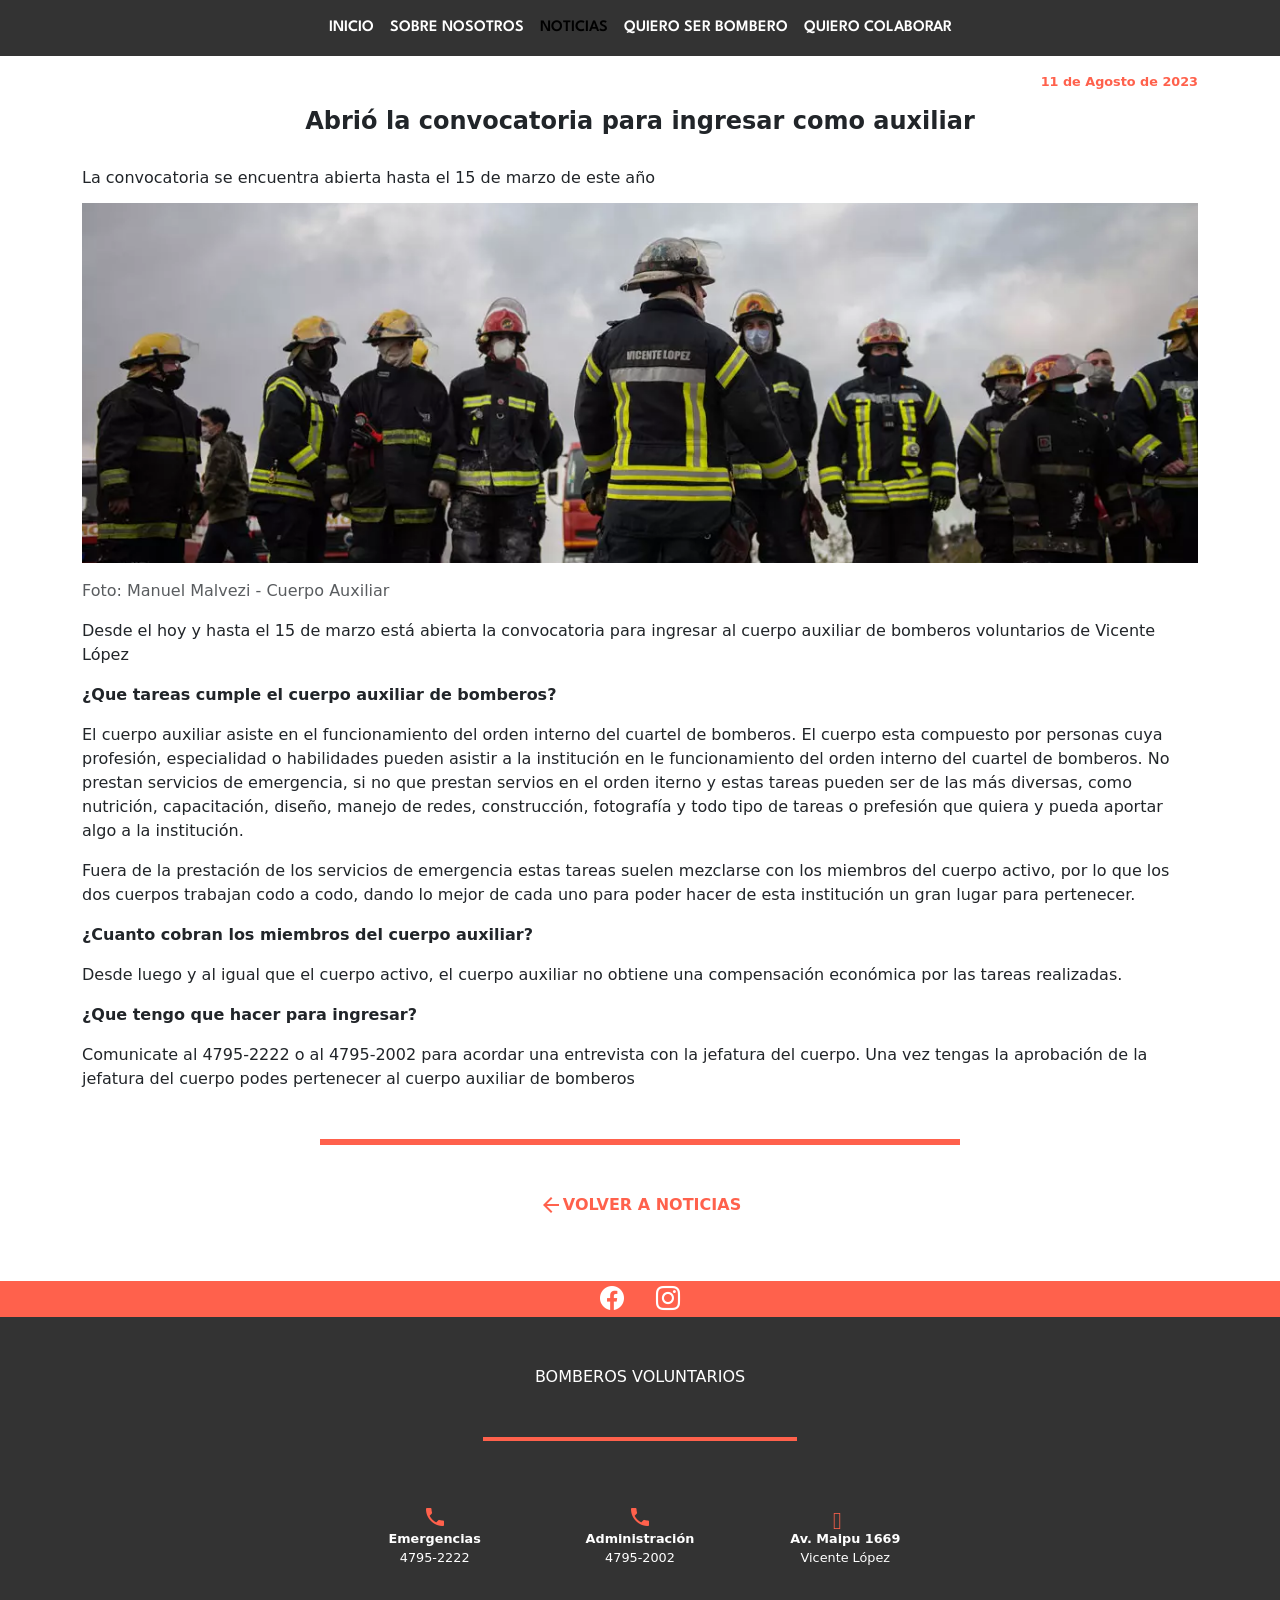
<file: pages/noticias/abrio-la-convocatoria-para-ingresar-como-auxiliar.html>
<!DOCTYPE html>
<html lang="es">

<head>
    <meta charset="UTF-8">
    <meta http-equiv="X-UA-Compatible" content="IE=edge">
    <meta name="viewport" content="width=device-width, initial-scale=1.0">
    <title>Bomberos Voluntarios de Vicente López</title>
    <meta name="description" content="apertura de la convocatoria al cuerpo auxiliar de bomberos de vicente lopez" />
    <meta name="keywords" content="cuerpo auxiliar, bomberos, voluntarios, vicente lopez, ingreso" />
    <link rel="icon" type="image/x-icon" href="../../images/favicon.ico">
    <!-- BOOTSTRAP -->
    <link href="https://cdn.jsdelivr.net/npm/bootstrap@5.1.3/dist/css/bootstrap.min.css" rel="stylesheet"
        integrity="sha384-1BmE4kWBq78iYhFldvKuhfTAU6auU8tT94WrHftjDbrCEXSU1oBoqyl2QvZ6jIW3" crossorigin="anonymous">
    <link rel="stylesheet" href="https://cdn.jsdelivr.net/npm/bootstrap-icons@1.7.2/font/bootstrap-icons.css">
    <!-- GOOGLE FONTS -->
    <link rel="preconnect" href="https://fonts.googleapis.com">
    <link rel="preconnect" href="https://fonts.gstatic.com" crossorigin>
    <link href="https://fonts.googleapis.com/css2?family=Spartan:wght@200;300;400;500;600;700;800;900&display=swap"
        rel="stylesheet">
    <!-- GOOGLE FONTS ICONS -->
    <link href="https://fonts.googleapis.com/icon?family=Material+Icons" rel="stylesheet">
    <!-- CSS -->
    <link rel="stylesheet" href="../../styles/styles.css">
</head>

<body>

    <!-- NAVBAR -->
    <header>
        <nav class="navbar navbarPages navbar-expand-lg" aria-label="Fifth navbar example">
            <div class="container-fluid justify-content-end">
                <button class="boton-nav d-lg-none" type="button" data-bs-toggle="collapse"
                    data-bs-target="#collapsenavbar" aria-controls="collapsenavbar" aria-expanded="false"
                    aria-label="Toggle navigation">
                    <span class="boton-nav--icono material-icons">&#xe5d2;</span>
                </button>
                <div class="collapse navbar-collapse justify-content-center" id="collapsenavbar">
                    <ul class="navbar-nav mb-2 mb-md-0 d-flex align-items-end">
                        <li class="nav-item">
                            <a class="nav-link" href="../../index.html">INICIO</a>
                        </li>
                        <li class="nav-item">
                            <a class="nav-link" href="../sobre-nostoros.html">SOBRE NOSOTROS</a>
                        </li>
                        <li class="nav-item">
                            <a class="nav-link active" aria-current="page" href="../Noticias.html">NOTICIAS</a>
                        </li>
                        <li class="nav-item">
                            <a class="nav-link" href="../quiero-ser-bombero.html">QUIERO SER BOMBERO</a>
                        </li>
                        <li class="nav-item">
                            <a class="nav-link" href="../quiero-colaborar.html">QUIERO COLABORAR</a>
                        </li>
                    </ul>
                </div>
            </div>
        </nav>
    </header>
    <main>
        <section class="nota container">
            <!-- ACA VA LA FECHA -->
            <p class="nota__fecha">11 de Agosto de 2023</p>
            <!-- ACA VA TITULO Y SUBTITULO -->
            <span class="d-flex justify-content-center ">
                <h1 class="nota__titulo">Abrió la convocatoria para ingresar como auxiliar </h1>
            </span>
            <span>
                <h2 class="nota__subtitulo">La convocatoria se encuentra abierta hasta el 15 de marzo de este año</h2>
            </span>
            <!-- ACA VA LA IMAGEN -->
            <div class="nota__imagenPrincipal" style="background-image: url(../../images/rio-algunos.webp);"></div>
            <p class="text-muted">Foto: Manuel Malvezi - Cuerpo Auxiliar</p>
            <!-- ACA VA EL CUERPO -->
            <div class="nota__texto">
                <p>Desde el hoy y hasta el 15 de marzo está abierta la convocatoria para ingresar al cuerpo auxiliar de
                    bomberos voluntarios de Vicente López</p>
                <p class="fw-bold">¿Que tareas cumple el cuerpo auxiliar de bomberos?</p>
                <p>El cuerpo auxiliar asiste en el funcionamiento del orden interno del cuartel de bomberos. El cuerpo
                    esta compuesto por personas cuya profesión, especialidad o habilidades pueden asistir a la
                    institución en le funcionamiento del orden interno del cuartel de bomberos. No prestan servicios de
                    emergencia, si no que prestan servios en el orden iterno y estas tareas pueden ser de las más
                    diversas, como nutrición, capacitación, diseño, manejo de redes, construcción, fotografía y todo
                    tipo de tareas o prefesión que quiera y pueda aportar algo a la institución.</p>
                <p>Fuera de la prestación de los servicios de emergencia estas tareas suelen mezclarse con los miembros
                    del cuerpo activo, por lo que los dos cuerpos trabajan codo a codo, dando lo mejor de cada uno para
                    poder hacer de esta institución un gran lugar para pertenecer.</p>
                <p class="fw-bold">¿Cuanto cobran los miembros del cuerpo auxiliar?</p>
                <p>Desde luego y al igual que el cuerpo activo, el cuerpo auxiliar no obtiene una compensación económica
                    por las tareas realizadas.</p>
                <p class="fw-bold">¿Que tengo que hacer para ingresar?</p>
                <p>Comunicate al 4795-2222 o al 4795-2002 para acordar una entrevista con la jefatura del cuerpo. Una
                    vez tengas la aprobación de la jefatura del cuerpo podes pertenecer al cuerpo auxiliar de bomberos
                </p>
            </div>
        </section>

        <hr class="lineaRoja">

        <div>
            <a href="../noticias.html" class="botonAtrasNoticias d-flex align-items-stretch">
                <span class="material-icons">&#xe5c4;</span>
                <p class="fw-bold">VOLVER A NOTICIAS</p>
            </a>
        </div>

    </main>
    <!-- FOOTER -->
    <footer class="footer">
        <!-- REDES -->
        <div class="footer__redes w-100">
            <div class="d-flex justify-content-center ">
                <a href="https://www.facebook.com/profile.php?id=100064731274643"><i
                        class="footer__redes--icono bi bi-facebook"></i></a>
                <a href="https://www.instagram.com/bomberosvicentelopez/"><i
                        class="footer__redes--icono bi bi-instagram"></i></a>
            </div>
        </div>
        <!-- CENTRO -->
        <div class="row d-flex justify-content-center">
            <div class="col-sm-12 col-md-6 d-flex flex-sm-row flex-md-column align-items-center justify-content-evenly">
                <p class="footer__bomberos col-6 d-flex align-items-center justify-content-center">BOMBEROS VOLUNTARIOS
                </p>
            </div>
            <div class="row justify-content-center m-0">
                <div class="col-12 col-md-6 d-flex">
                    <div class="footer__contacto col-4 d-flex flex-column align-items-center">
                        <span class="footer__contacto--icono material-icons">&#xe0cd;</span>
                        <div>
                            <p class="footer__contacto--textoPrincipal">Emergencias</p>
                            <p class="footer__contacto--texto">4795-2222</p>
                        </div>
                    </div>
                    <div class="footer__contacto col-4 d-flex flex-column align-items-center">
                        <span class="footer__contacto--icono material-icons">&#xe0cd;</span>
                        <div>
                            <p class="footer__contacto--textoPrincipal">Administración</p>
                            <p class="footer__contacto--texto">4795-2002</p>
                        </div>
                    </div>
                    <div class="footer__contacto col-4 d-flex flex-column align-items-center">
                        <span class="footer__contacto--icono material-icons">&#xea40;</span>
                        <div>
                            <p class="footer__contacto--textoPrincipal">Av. Maipu 1669</p>
                            <p class="footer__contacto--texto"> Vicente López</p>
                        </div>
                    </div>
                </div>
            </div>
        </div>
    </footer>
    <!-- BOOTSTRAP -->
    <script src="https://cdn.jsdelivr.net/npm/@popperjs/core@2.10.2/dist/umd/popper.min.js"
        integrity="sha384-7+zCNj/IqJ95wo16oMtfsKbZ9ccEh31eOz1HGyDuCQ6wgnyJNSYdrPa03rtR1zdB"
        crossorigin="anonymous"></script>
    <script src="https://cdn.jsdelivr.net/npm/bootstrap@5.1.3/dist/js/bootstrap.min.js"
        integrity="sha384-QJHtvGhmr9XOIpI6YVutG+2QOK9T+ZnN4kzFN1RtK3zEFEIsxhlmWl5/YESvpZ13"
        crossorigin="anonymous"></script>
</body>

</html>
</file>
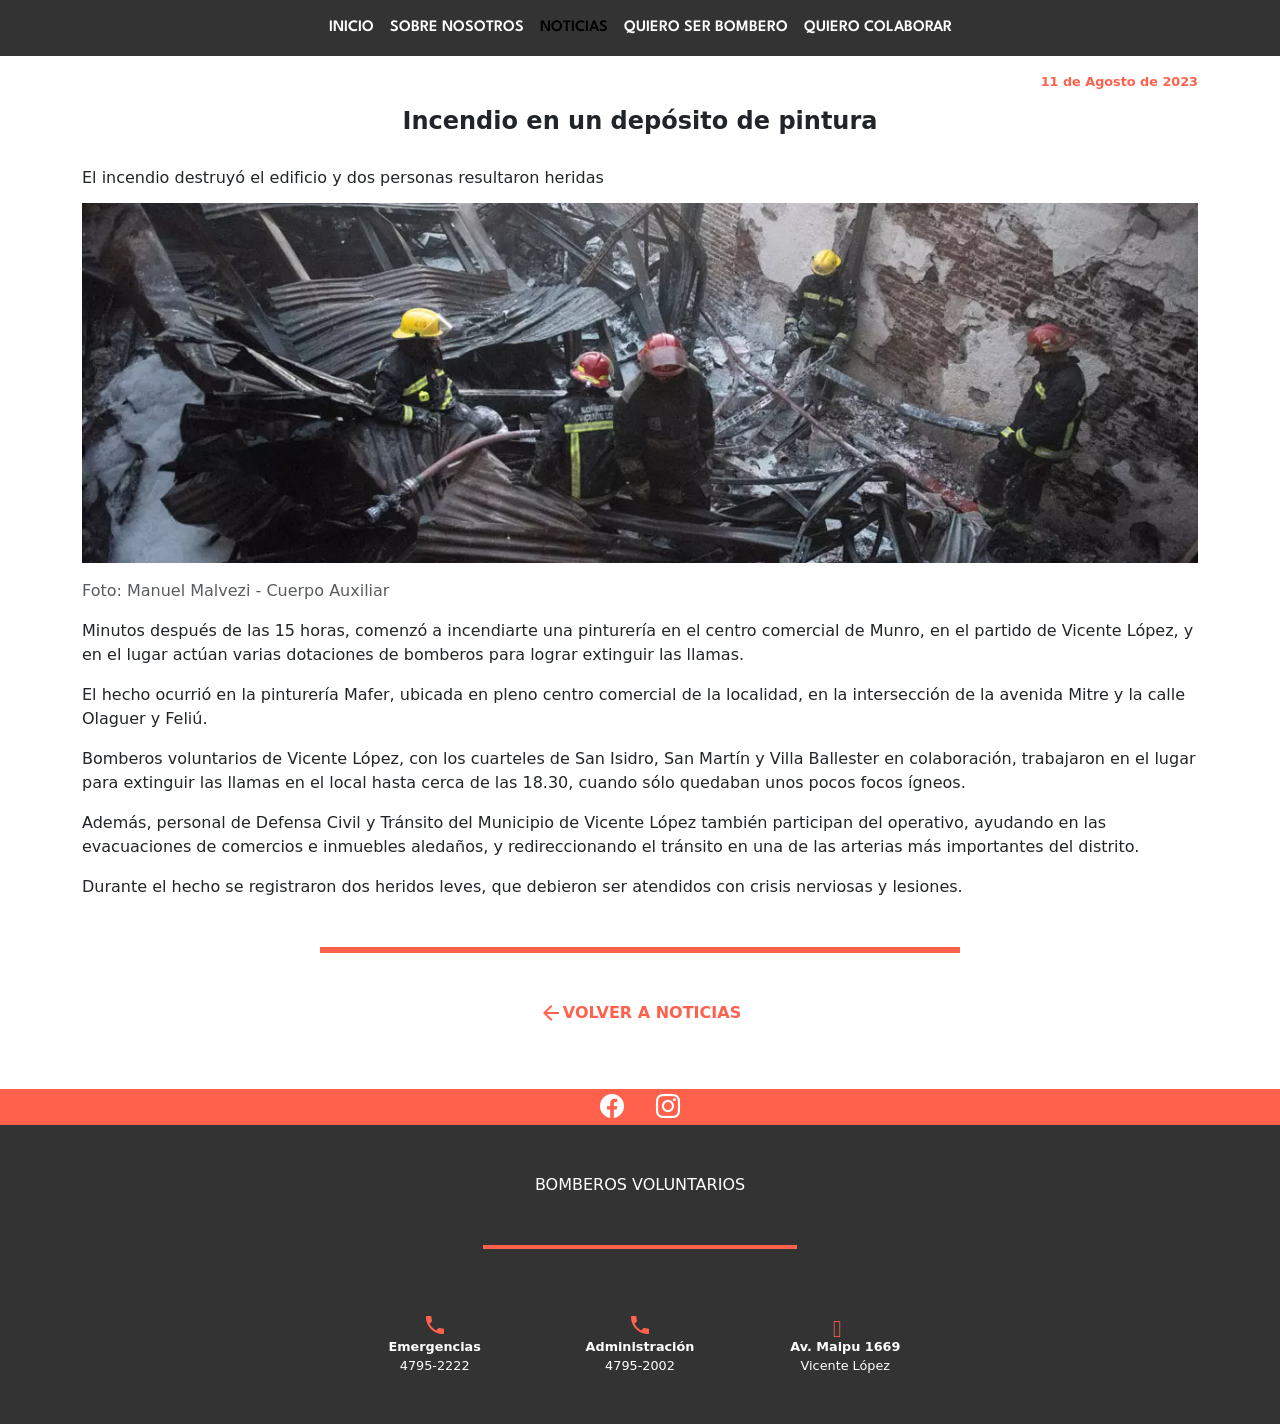
<file: pages/noticias/incendio-en-una-fábrica-de-pintura.html>
<!DOCTYPE html>
<html lang="es">

<head>
  <meta charset="UTF-8">
  <meta http-equiv="X-UA-Compatible" content="IE=edge">
  <meta name="viewport" content="width=device-width, initial-scale=1.0">
  <title>Bomberos Voluntarios de Vicente López</title>
  <meta name="description" content="incendio en deposito de pinturas en vicente lopez" />
  <meta name="keywords" content="noticias, incendio, bomberos, vicente lopez, deposito, pinturereia" />
  <link rel="icon" type="image/x-icon" href="../../images/favicon.ico">
  <!-- BOOTSTRAP -->
  <link href="https://cdn.jsdelivr.net/npm/bootstrap@5.1.3/dist/css/bootstrap.min.css" rel="stylesheet"
    integrity="sha384-1BmE4kWBq78iYhFldvKuhfTAU6auU8tT94WrHftjDbrCEXSU1oBoqyl2QvZ6jIW3" crossorigin="anonymous">
  <link rel="stylesheet" href="https://cdn.jsdelivr.net/npm/bootstrap-icons@1.7.2/font/bootstrap-icons.css">
  <!-- GOOGLE FONTS -->
  <link rel="preconnect" href="https://fonts.googleapis.com">
  <link rel="preconnect" href="https://fonts.gstatic.com" crossorigin>
  <link href="https://fonts.googleapis.com/css2?family=Spartan:wght@200;300;400;500;600;700;800;900&display=swap"
    rel="stylesheet">
  <!-- GOOGLE FONTS ICONS -->
  <link href="https://fonts.googleapis.com/icon?family=Material+Icons" rel="stylesheet">
  <!-- CSS -->
  <link rel="stylesheet" href="../../styles/styles.css">
</head>

<body>

  <!-- NAVBAR -->

  <header>
    <nav class="navbar navbarPages navbar-expand-lg" aria-label="Fifth navbar example">
      <div class="container-fluid justify-content-end">
        <button class="boton-nav d-lg-none" type="button" data-bs-toggle="collapse" data-bs-target="#collapsenavbar"
          aria-controls="collapsenavbar" aria-expanded="false" aria-label="Toggle navigation">
          <span class="boton-nav--icono material-icons">&#xe5d2;</span>
        </button>

        <div class="collapse navbar-collapse justify-content-center" id="collapsenavbar">
          <ul class="navbar-nav mb-2 mb-md-0 d-flex align-items-end">
            <li class="nav-item">
              <a class="nav-link" href="../../index.html">INICIO</a>
            </li>
            <li class="nav-item">
              <a class="nav-link" href="../sobre-nostoros.html">SOBRE NOSOTROS</a>
            </li>
            <li class="nav-item">
              <a class="nav-link active" aria-current="page" href="../Noticias.html">NOTICIAS</a>
            </li>
            <li class="nav-item">
              <a class="nav-link" href="../quiero-ser-bombero.html">QUIERO SER BOMBERO</a>
            </li>
            <li class="nav-item">
              <a class="nav-link" href="../quiero-colaborar.html">QUIERO COLABORAR</a>
            </li>
          </ul>
        </div>
      </div>
    </nav>
  </header>


  <main>
    <section class="nota container">
      <!-- ACA VA LA FECHA -->
      <p class="nota__fecha">11 de Agosto de 2023</p>
      <!-- ACA VA TITULO Y SUBTITULO -->
      <span class="d-flex justify-content-center ">
        <h1 class="nota__titulo"> Incendio en un depósito de pintura </h1>
      </span>
      <span>
        <h2 class="nota__subtitulo">El incendio destruyó el edificio y dos personas resultaron heridas</h2>
      </span>
      <!-- ACA VA LA IMAGEN -->
      <div class="nota__imagenPrincipal" style="background-image: url(../../images/mafer-techo.webp);"></div>
      <p class="text-muted">Foto: Manuel Malvezi - Cuerpo Auxiliar</p>



      <!-- ACA VA EL CUERPO -->
      <div class="nota__texto">
        <p> Minutos después de las 15 horas, comenzó a incendiarte una pinturería en el centro comercial de Munro, en el
          partido de Vicente López, y en el lugar actúan varias dotaciones de bomberos para lograr extinguir las llamas.
        </p>
        <p> El hecho ocurrió en la pinturería Mafer, ubicada en pleno centro comercial de la localidad, en la
          intersección de la avenida Mitre y la calle Olaguer y Feliú.</p>
        <p> Bomberos voluntarios de Vicente López, con los cuarteles de San Isidro, San Martín y Villa Ballester en
          colaboración, trabajaron en el lugar para extinguir las llamas en el local hasta cerca de las 18.30, cuando
          sólo quedaban unos pocos focos ígneos.</p>
        <p> Además, personal de Defensa Civil y Tránsito del Municipio de Vicente López también participan del
          operativo, ayudando en las evacuaciones de comercios e inmuebles aledaños, y redireccionando el tránsito en
          una de las arterias más importantes del distrito.</p>
        <p> Durante el hecho se registraron dos heridos leves, que debieron ser atendidos con crisis nerviosas y
          lesiones.</p>
      </div>
    </section>

    <hr class="lineaRoja">

    <div>
      <a href="../noticias.html" class="botonAtrasNoticias d-flex align-items-stretch">
        <span class="material-icons">&#xe5c4;</span>
        <p class="fw-bold">VOLVER A NOTICIAS</p>
      </a>
    </div>
  </main>

  <!-- FOOTER -->

  <footer class="footer">
    <!-- REDES -->
    <div class="footer__redes w-100">
      <div class="d-flex justify-content-center ">
        <a href="https://www.facebook.com/profile.php?id=100064731274643"><i
            class="footer__redes--icono bi bi-facebook"></i></a>
        <a href="https://www.instagram.com/bomberosvicentelopez/"><i
            class="footer__redes--icono bi bi-instagram"></i></a>
      </div>
    </div>
    <!-- CENTRO -->

    <div class="row d-flex justify-content-center">
      <div class="col-sm-12 col-md-6 d-flex flex-sm-row flex-md-column align-items-center justify-content-evenly">
        <p class="footer__bomberos col-6 d-flex align-items-center justify-content-center">BOMBEROS VOLUNTARIOS</p>
      </div>
      <div class="row justify-content-center m-0">
        <div class="col-12 col-md-6 d-flex">
          <div class="footer__contacto col-4 d-flex flex-column align-items-center">
            <span class="footer__contacto--icono material-icons">&#xe0cd;</span>
            <div>
              <p class="footer__contacto--textoPrincipal">Emergencias</p>
              <p class="footer__contacto--texto">4795-2222</p>
            </div>
          </div>
          <div class="footer__contacto col-4 d-flex flex-column align-items-center">
            <span class="footer__contacto--icono material-icons">&#xe0cd;</span>
            <div>
              <p class="footer__contacto--textoPrincipal">Administración</p>
              <p class="footer__contacto--texto">4795-2002</p>
            </div>
          </div>
          <div class="footer__contacto col-4 d-flex flex-column align-items-center">
            <span class="footer__contacto--icono material-icons">&#xea40;</span>
            <div>
              <p class="footer__contacto--textoPrincipal">Av. Maipu 1669</p>
              <p class="footer__contacto--texto"> Vicente López</p>
            </div>
          </div>
        </div>
      </div>
    </div>
  </footer>

  <!-- BOOTSTRAP -->
  <script src="https://cdn.jsdelivr.net/npm/@popperjs/core@2.10.2/dist/umd/popper.min.js"
    integrity="sha384-7+zCNj/IqJ95wo16oMtfsKbZ9ccEh31eOz1HGyDuCQ6wgnyJNSYdrPa03rtR1zdB"
    crossorigin="anonymous"></script>
  <script src="https://cdn.jsdelivr.net/npm/bootstrap@5.1.3/dist/js/bootstrap.min.js"
    integrity="sha384-QJHtvGhmr9XOIpI6YVutG+2QOK9T+ZnN4kzFN1RtK3zEFEIsxhlmWl5/YESvpZ13"
    crossorigin="anonymous"></script>
</body>

</html>
</file>
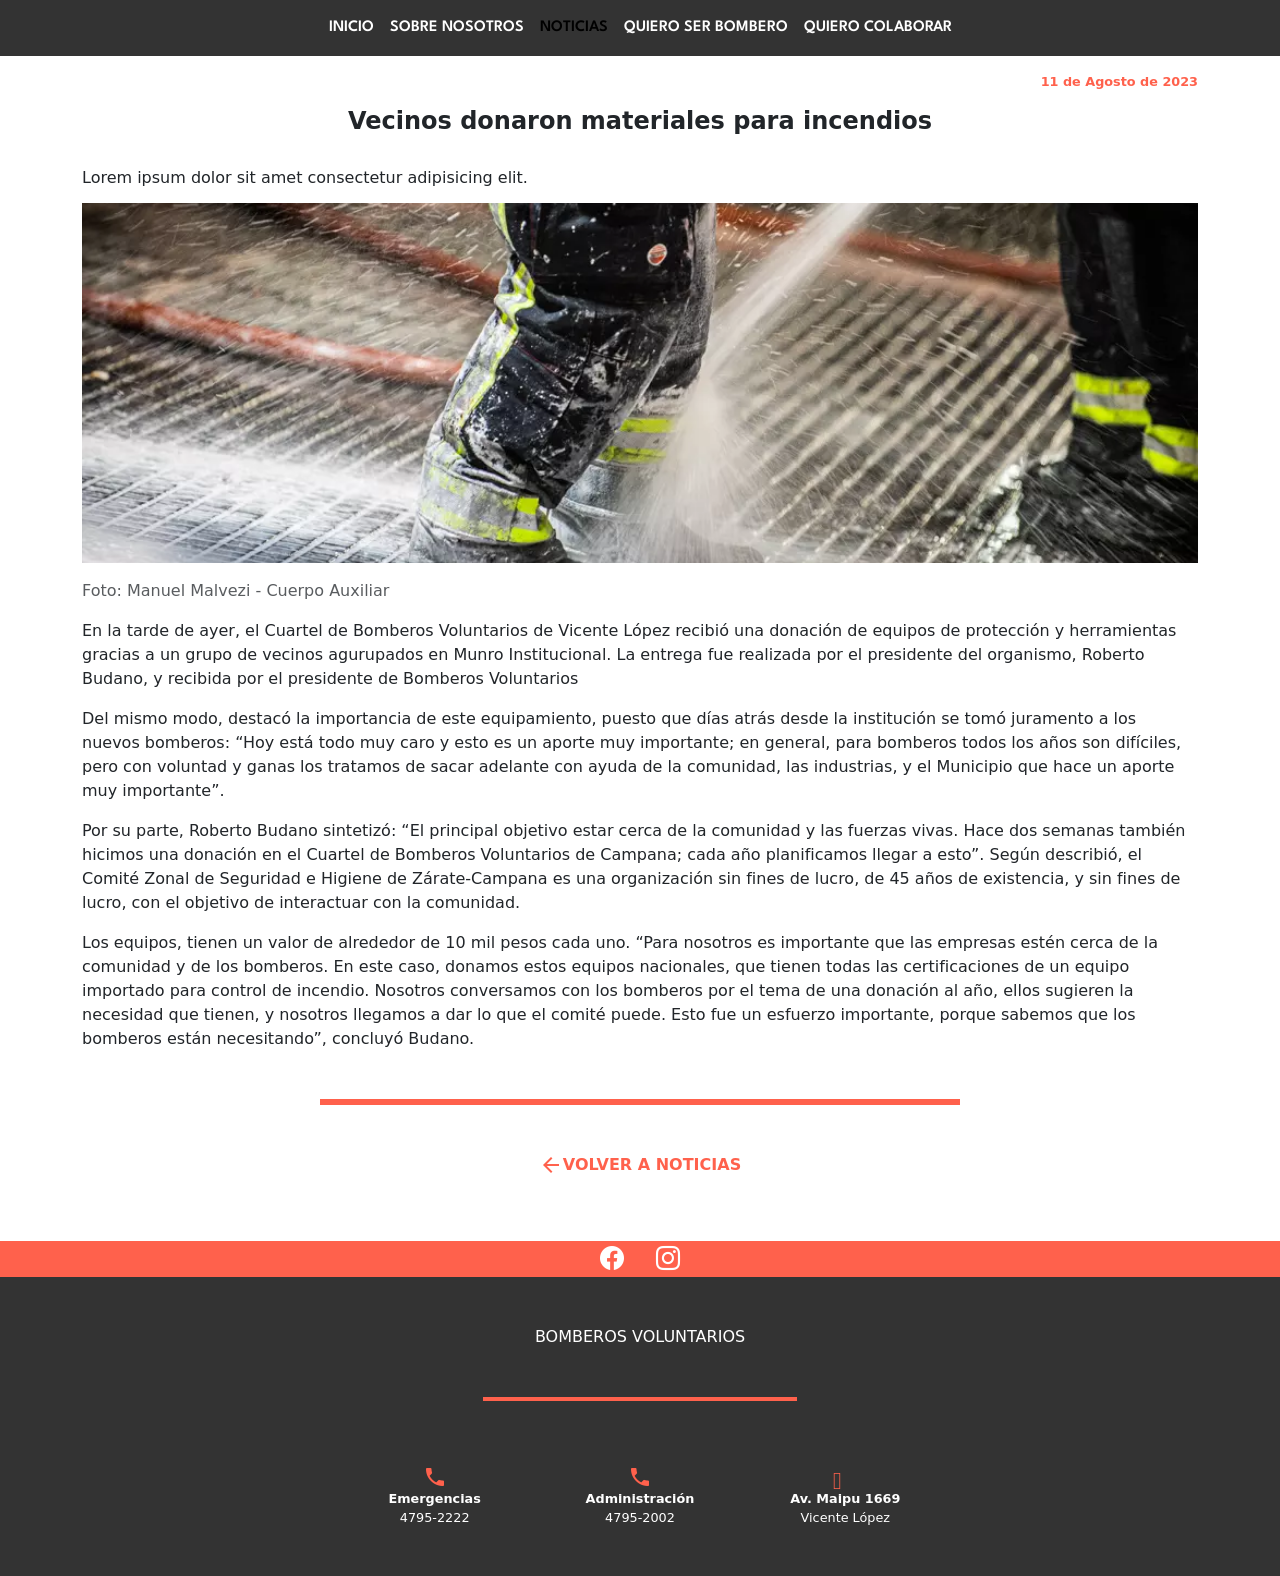
<file: pages/noticias/nueva-donación-de-equipo.html>
<!DOCTYPE html>
<html lang="es">

<head>
    <meta charset="UTF-8">
    <meta http-equiv="X-UA-Compatible" content="IE=edge">
    <meta name="viewport" content="width=device-width, initial-scale=1.0">
    <title>Bomberos Voluntarios de Vicente López</title>
    <meta name="description" content="Donacion de equipoos a los bomberos de vicente lopez" />
    <meta name="keywords" content="noticias, donaciones, equipo, vicente lopez, bomberos, voluntarios" />
    <link rel="icon" type="image/x-icon" href="../../images/favicon.ico">
    <!-- BOOTSTRAP -->
    <link href="https://cdn.jsdelivr.net/npm/bootstrap@5.1.3/dist/css/bootstrap.min.css" rel="stylesheet"
        integrity="sha384-1BmE4kWBq78iYhFldvKuhfTAU6auU8tT94WrHftjDbrCEXSU1oBoqyl2QvZ6jIW3" crossorigin="anonymous">
    <link rel="stylesheet" href="https://cdn.jsdelivr.net/npm/bootstrap-icons@1.7.2/font/bootstrap-icons.css">
    <!-- GOOGLE FONTS -->
    <link rel="preconnect" href="https://fonts.googleapis.com">
    <link rel="preconnect" href="https://fonts.gstatic.com" crossorigin>
    <link href="https://fonts.googleapis.com/css2?family=Spartan:wght@200;300;400;500;600;700;800;900&display=swap"
        rel="stylesheet">
    <!-- GOOGLE FONTS ICONS -->
    <link href="https://fonts.googleapis.com/icon?family=Material+Icons" rel="stylesheet">
    <!-- CSS -->
    <link rel="stylesheet" href="../../styles/styles.css">
</head>

<body>

    <!-- NAVBAR -->
    <header>
        <nav class="navbar navbarPages navbar-expand-lg" aria-label="Fifth navbar example">
            <div class="container-fluid justify-content-end">
                <button class="boton-nav d-lg-none" type="button" data-bs-toggle="collapse"
                    data-bs-target="#collapsenavbar" aria-controls="collapsenavbar" aria-expanded="false"
                    aria-label="Toggle navigation">
                    <span class="boton-nav--icono material-icons">&#xe5d2;</span>
                </button>
                <div class="collapse navbar-collapse justify-content-center" id="collapsenavbar">
                    <ul class="navbar-nav mb-2 mb-md-0 d-flex align-items-end">
                        <li class="nav-item">
                            <a class="nav-link" href="../../index.html">INICIO</a>
                        </li>
                        <li class="nav-item">
                            <a class="nav-link" href="../sobre-nostoros.html">SOBRE NOSOTROS</a>
                        </li>
                        <li class="nav-item">
                            <a class="nav-link active" aria-current="page" href="../Noticias.html">NOTICIAS</a>
                        </li>
                        <li class="nav-item">
                            <a class="nav-link" href="../quiero-ser-bombero.html">QUIERO SER BOMBERO</a>
                        </li>
                        <li class="nav-item">
                            <a class="nav-link" href="../quiero-colaborar.html">QUIERO COLABORAR</a>
                        </li>
                    </ul>
                </div>
            </div>
        </nav>
    </header>
    <header>
        <section class="nota container">
            <!-- ACA VA LA FECHA -->
            <p class="nota__fecha">11 de Agosto de 2023</p>
            <!-- ACA VA TITULO Y SUBTITULO -->
            <span class="d-flex justify-content-center ">
                <h1 class="nota__titulo">Vecinos donaron materiales para incendios</h1>
            </span>
            <span>
                <h2 class="nota__subtitulo">Lorem ipsum dolor sit amet consectetur adipisicing elit.</h2>
            </span>
            <!-- ACA VA LA IMAGEN -->
            <div class="nota__imagenPrincipal" style="background-image: url(../../images/mafer-pintura.webp);"></div>
            <p class="text-muted">Foto: Manuel Malvezi - Cuerpo Auxiliar</p>
            <!-- ACA VA EL CUERPO -->
            <div class="nota__texto">
                <p>En la tarde de ayer, el Cuartel de Bomberos Voluntarios de Vicente López recibió una donación de
                    equipos de protección y herramientas gracias a un grupo de vecinos agurupados en Munro
                    Institucional. La entrega fue realizada por el presidente del organismo, Roberto Budano, y recibida
                    por el presidente de Bomberos Voluntarios</p>
                <p>Del mismo modo, destacó la importancia de este equipamiento, puesto que días atrás desde la
                    institución se tomó juramento a los nuevos bomberos: “Hoy está todo muy caro y esto es un aporte muy
                    importante; en general, para bomberos todos los años son difíciles, pero con voluntad y ganas los
                    tratamos de sacar adelante con ayuda de la comunidad, las industrias, y el Municipio que hace un
                    aporte muy importante”.</p>
                <p>Por su parte, Roberto Budano sintetizó: “El principal objetivo estar cerca de la comunidad y las
                    fuerzas vivas. Hace dos semanas también hicimos una donación en el Cuartel de Bomberos Voluntarios
                    de Campana; cada año planificamos llegar a esto”. Según describió, el Comité Zonal de Seguridad e
                    Higiene de Zárate-Campana es una organización sin fines de lucro, de 45 años de existencia, y sin
                    fines de lucro, con el objetivo de interactuar con la comunidad.</p>
                <p>Los equipos, tienen un valor de alrededor de 10 mil pesos cada uno. “Para nosotros es importante que
                    las empresas estén cerca de la comunidad y de los bomberos. En este caso, donamos estos equipos
                    nacionales, que tienen todas las certificaciones de un equipo importado para control de incendio.
                    Nosotros conversamos con los bomberos por el tema de una donación al año, ellos sugieren la
                    necesidad que tienen, y nosotros llegamos a dar lo que el comité puede. Esto fue un esfuerzo
                    importante, porque sabemos que los bomberos están necesitando”, concluyó Budano.</p>
            </div>
        </section>

        <hr class="lineaRoja">

        <div>
            <a href="../noticias.html" class="botonAtrasNoticias d-flex align-items-stretch">
                <span class="material-icons">&#xe5c4;</span>
                <p class="fw-bold">VOLVER A NOTICIAS</p>
            </a>
        </div>
    </header>


    <!-- FOOTER -->
    <footer class="footer">
        <!-- REDES -->
        <div class="footer__redes w-100">
            <div class="d-flex justify-content-center ">
                <a href="https://www.facebook.com/profile.php?id=100064731274643"><i
                        class="footer__redes--icono bi bi-facebook"></i></a>
                <a href="https://www.instagram.com/bomberosvicentelopez/"><i
                        class="footer__redes--icono bi bi-instagram"></i></a>
            </div>
        </div>
        <!-- CENTRO -->
        <div class="row d-flex justify-content-center">
            <div class="col-sm-12 col-md-6 d-flex flex-sm-row flex-md-column align-items-center justify-content-evenly">
                <p class="footer__bomberos col-6 d-flex align-items-center justify-content-center">BOMBEROS VOLUNTARIOS
                </p>
            </div>
            <div class="row justify-content-center m-0">
                <div class="col-12 col-md-6 d-flex">
                    <div class="footer__contacto col-4 d-flex flex-column align-items-center">
                        <span class="footer__contacto--icono material-icons">&#xe0cd;</span>
                        <div>
                            <p class="footer__contacto--textoPrincipal">Emergencias</p>
                            <p class="footer__contacto--texto">4795-2222</p>
                        </div>
                    </div>
                    <div class="footer__contacto col-4 d-flex flex-column align-items-center">
                        <span class="footer__contacto--icono material-icons">&#xe0cd;</span>
                        <div>
                            <p class="footer__contacto--textoPrincipal">Administración</p>
                            <p class="footer__contacto--texto">4795-2002</p>
                        </div>
                    </div>
                    <div class="footer__contacto col-4 d-flex flex-column align-items-center">
                        <span class="footer__contacto--icono material-icons">&#xea40;</span>
                        <div>
                            <p class="footer__contacto--textoPrincipal">Av. Maipu 1669</p>
                            <p class="footer__contacto--texto"> Vicente López</p>
                        </div>
                    </div>
                </div>
            </div>
        </div>
    </footer>
    <!-- BOOTSTRAP -->
    <script src="https://cdn.jsdelivr.net/npm/@popperjs/core@2.10.2/dist/umd/popper.min.js"
        integrity="sha384-7+zCNj/IqJ95wo16oMtfsKbZ9ccEh31eOz1HGyDuCQ6wgnyJNSYdrPa03rtR1zdB"
        crossorigin="anonymous"></script>
    <script src="https://cdn.jsdelivr.net/npm/bootstrap@5.1.3/dist/js/bootstrap.min.js"
        integrity="sha384-QJHtvGhmr9XOIpI6YVutG+2QOK9T+ZnN4kzFN1RtK3zEFEIsxhlmWl5/YESvpZ13"
        crossorigin="anonymous"></script>
</body>

</html>
</file>
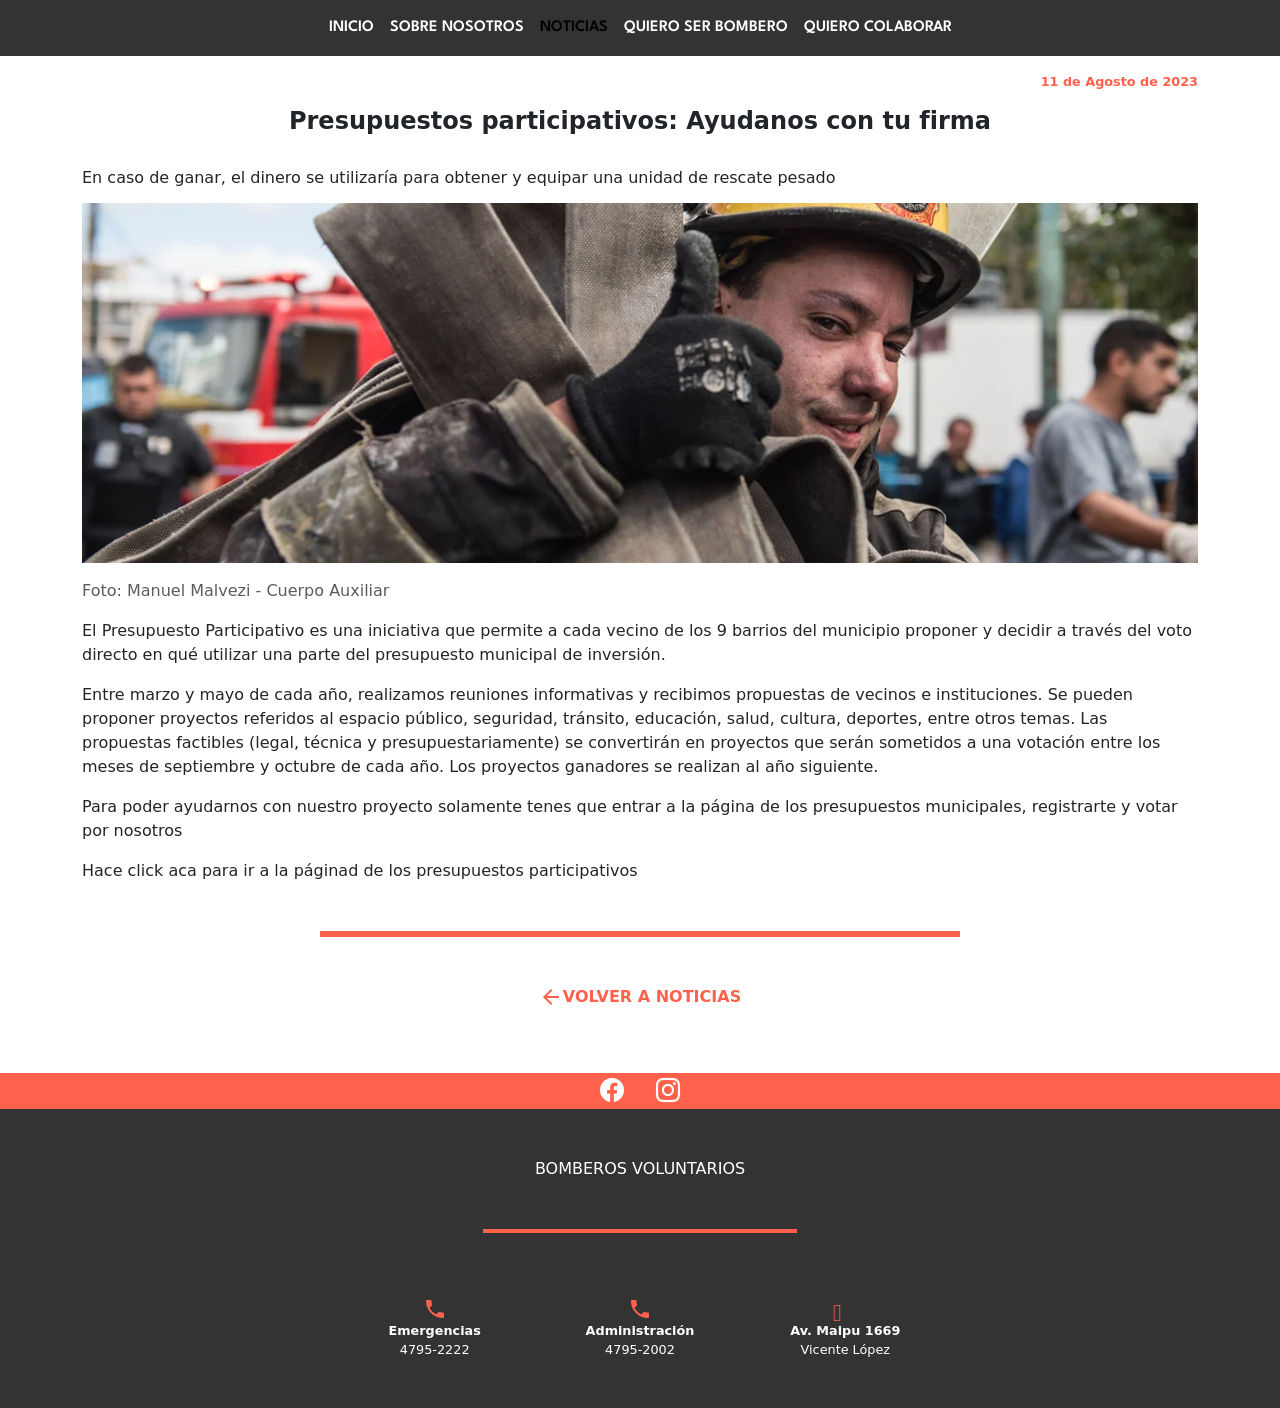
<file: pages/noticias/participativos-ayudanos-con-tu-firma.html>
<!DOCTYPE html>
<html lang="es">

<head>
    <meta charset="UTF-8">
    <meta http-equiv="X-UA-Compatible" content="IE=edge">
    <meta name="viewport" content="width=device-width, initial-scale=1.0">
    <title>Bomberos Voluntarios de Vicente López</title>
    <meta name="description" content="presupuestos participativos, ayuda a los bomberos" />
    <meta name="keywords"
        content="presupuestos participativos de vicente lopez, ayuda, donacion, firma, municipalidad de vicente lopez" />
    <link rel="icon" type="image/x-icon" href="../../images/favicon.ico">
    <!-- BOOTSTRAP -->
    <link href="https://cdn.jsdelivr.net/npm/bootstrap@5.1.3/dist/css/bootstrap.min.css" rel="stylesheet"
        integrity="sha384-1BmE4kWBq78iYhFldvKuhfTAU6auU8tT94WrHftjDbrCEXSU1oBoqyl2QvZ6jIW3" crossorigin="anonymous">
    <link rel="stylesheet" href="https://cdn.jsdelivr.net/npm/bootstrap-icons@1.7.2/font/bootstrap-icons.css">
    <!-- GOOGLE FONTS -->
    <link rel="preconnect" href="https://fonts.googleapis.com">
    <link rel="preconnect" href="https://fonts.gstatic.com" crossorigin>
    <link href="https://fonts.googleapis.com/css2?family=Spartan:wght@200;300;400;500;600;700;800;900&display=swap"
        rel="stylesheet">
    <!-- GOOGLE FONTS ICONS -->
    <link href="https://fonts.googleapis.com/icon?family=Material+Icons" rel="stylesheet">
    <!-- CSS -->
    <link rel="stylesheet" href="../../styles/styles.css">
</head>

<body>

    <!-- NAVBAR -->
    <header>
        <nav class="navbar navbarPages navbar-expand-lg" aria-label="Fifth navbar example">
            <div class="container-fluid justify-content-end">
                <button class="boton-nav d-lg-none" type="button" data-bs-toggle="collapse"
                    data-bs-target="#collapsenavbar" aria-controls="collapsenavbar" aria-expanded="false"
                    aria-label="Toggle navigation">
                    <span class="boton-nav--icono material-icons">&#xe5d2;</span>
                </button>
                <div class="collapse navbar-collapse justify-content-center" id="collapsenavbar">
                    <ul class="navbar-nav mb-2 mb-md-0 d-flex align-items-end">
                        <li class="nav-item">
                            <a class="nav-link" href="../../index.html">INICIO</a>
                        </li>
                        <li class="nav-item">
                            <a class="nav-link" href="../sobre-nostoros.html">SOBRE NOSOTROS</a>
                        </li>
                        <li class="nav-item">
                            <a class="nav-link active" aria-current="page" href="../Noticias.html">NOTICIAS</a>
                        </li>
                        <li class="nav-item">
                            <a class="nav-link" href="../quiero-ser-bombero.html">QUIERO SER BOMBERO</a>
                        </li>
                        <li class="nav-item">
                            <a class="nav-link" href="../quiero-colaborar.html">QUIERO COLABORAR</a>
                        </li>
                    </ul>
                </div>
            </div>
        </nav>
    </header>
    <main>
        <section class="nota container">
            <!-- ACA VA LA FECHA -->
            <p class="nota__fecha">11 de Agosto de 2023</p>
            <!-- ACA VA TITULO Y SUBTITULO -->
            <span class="d-flex justify-content-center ">
                <h1 class="nota__titulo">Presupuestos participativos: Ayudanos con tu firma</h1>
            </span>
            <span>
                <h2 class="nota__subtitulo">En caso de ganar, el dinero se utilizaría para obtener y equipar una unidad
                    de rescate pesado</h2>
            </span>
            <!-- ACA VA LA IMAGEN -->
            <div class="nota__imagenPrincipal" style="background-image: url(../../images/constituyentes-julian.webp);">
            </div>
            <p class="text-muted">Foto: Manuel Malvezi - Cuerpo Auxiliar</p>
            <!-- ACA VA EL CUERPO -->
            <div class="nota__texto">
                <p>El Presupuesto Participativo es una iniciativa que permite a cada vecino de los 9 barrios del
                    municipio proponer y decidir a través del voto directo en qué utilizar una parte del presupuesto
                    municipal de inversión.</p>
                <p>Entre marzo y mayo de cada año, realizamos reuniones informativas y recibimos propuestas de vecinos e
                    instituciones. Se pueden proponer proyectos referidos al espacio público, seguridad, tránsito,
                    educación, salud, cultura, deportes, entre otros temas. Las propuestas factibles (legal, técnica y
                    presupuestariamente) se convertirán en proyectos que serán sometidos a una votación entre los meses
                    de septiembre y octubre de cada año. Los proyectos ganadores se realizan al año siguiente.</p>
                <p>Para poder ayudarnos con nuestro proyecto solamente tenes que entrar a la página de los presupuestos
                    municipales, registrarte y votar por nosotros</p>
                <a href="https://presupuestoparticipativo.vicentelopez.gob.ar/">
                    <p>Hace click aca para ir a la páginad de los presupuestos participativos</p>
                </a>
            </div>
        </section>

        <hr class="lineaRoja">

        <div>
            <a href="../noticias.html" class="botonAtrasNoticias d-flex align-items-stretch">
                <span class="material-icons">&#xe5c4;</span>
                <p class="fw-bold">VOLVER A NOTICIAS</p>
            </a>
        </div>
    </main>


    <!-- FOOTER -->
    <footer class="footer">
        <!-- REDES -->
        <div class="footer__redes w-100">
            <div class="d-flex justify-content-center ">
                <a href="https://www.facebook.com/profile.php?id=100064731274643"><i
                        class="footer__redes--icono bi bi-facebook"></i></a>
                <a href="https://www.instagram.com/bomberosvicentelopez/"><i
                        class="footer__redes--icono bi bi-instagram"></i></a>
            </div>
        </div>
        <!-- CENTRO -->
        <div class="row d-flex justify-content-center">
            <div class="col-sm-12 col-md-6 d-flex flex-sm-row flex-md-column align-items-center justify-content-evenly">
                <p class="footer__bomberos col-6 d-flex align-items-center justify-content-center">BOMBEROS VOLUNTARIOS
                </p>
            </div>
            <div class="row justify-content-center m-0">
                <div class="col-12 col-md-6 d-flex">
                    <div class="footer__contacto col-4 d-flex flex-column align-items-center">
                        <span class="footer__contacto--icono material-icons">&#xe0cd;</span>
                        <div>
                            <p class="footer__contacto--textoPrincipal">Emergencias</p>
                            <p class="footer__contacto--texto">4795-2222</p>
                        </div>
                    </div>
                    <div class="footer__contacto col-4 d-flex flex-column align-items-center">
                        <span class="footer__contacto--icono material-icons">&#xe0cd;</span>
                        <div>
                            <p class="footer__contacto--textoPrincipal">Administración</p>
                            <p class="footer__contacto--texto">4795-2002</p>
                        </div>
                    </div>
                    <div class="footer__contacto col-4 d-flex flex-column align-items-center">
                        <span class="footer__contacto--icono material-icons">&#xea40;</span>
                        <div>
                            <p class="footer__contacto--textoPrincipal">Av. Maipu 1669</p>
                            <p class="footer__contacto--texto"> Vicente López</p>
                        </div>
                    </div>
                </div>
            </div>
        </div>
    </footer>
    <!-- BOOTSTRAP -->
    <script src="https://cdn.jsdelivr.net/npm/@popperjs/core@2.10.2/dist/umd/popper.min.js"
        integrity="sha384-7+zCNj/IqJ95wo16oMtfsKbZ9ccEh31eOz1HGyDuCQ6wgnyJNSYdrPa03rtR1zdB"
        crossorigin="anonymous"></script>
    <script src="https://cdn.jsdelivr.net/npm/bootstrap@5.1.3/dist/js/bootstrap.min.js"
        integrity="sha384-QJHtvGhmr9XOIpI6YVutG+2QOK9T+ZnN4kzFN1RtK3zEFEIsxhlmWl5/YESvpZ13"
        crossorigin="anonymous"></script>
</body>

</html>
</file>
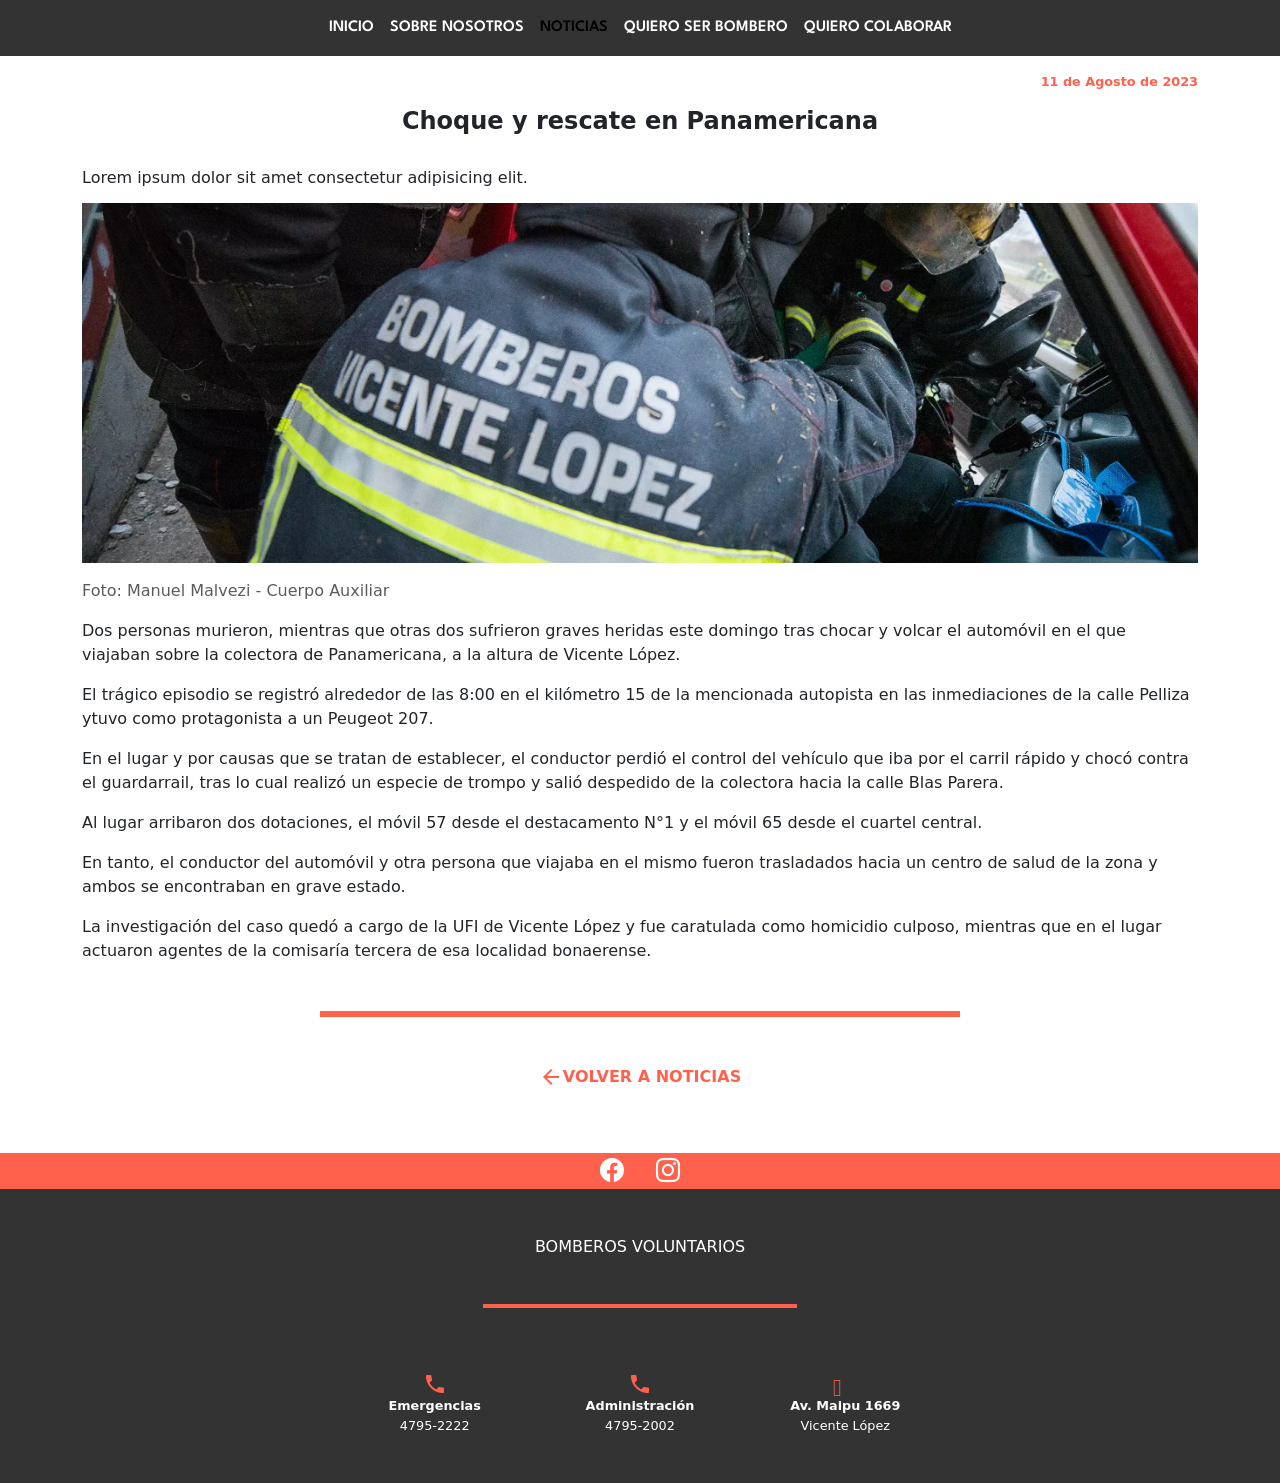
<file: pages/noticias/rescate-en-panamericana.html>
<!DOCTYPE html>
<html lang="es">

<head>
    <meta charset="UTF-8">
    <meta http-equiv="X-UA-Compatible" content="IE=edge">
    <meta name="viewport" content="width=device-width, initial-scale=1.0">
    <meta name="description" content="rescate en panamericana bomberos voluntarios de vicente lopez" />
    <meta name="keywords" content="noticias, choque, rescate, panamericana" />
    <title>Bomberos Voluntarios de Vicente López</title>
    <link rel="icon" type="image/x-icon" href="../../images/favicon.ico">
    <!-- BOOTSTRAP -->
    <link href="https://cdn.jsdelivr.net/npm/bootstrap@5.1.3/dist/css/bootstrap.min.css" rel="stylesheet"
        integrity="sha384-1BmE4kWBq78iYhFldvKuhfTAU6auU8tT94WrHftjDbrCEXSU1oBoqyl2QvZ6jIW3" crossorigin="anonymous">
    <link rel="stylesheet" href="https://cdn.jsdelivr.net/npm/bootstrap-icons@1.7.2/font/bootstrap-icons.css">
    <!-- GOOGLE FONTS -->
    <link rel="preconnect" href="https://fonts.googleapis.com">
    <link rel="preconnect" href="https://fonts.gstatic.com" crossorigin>
    <link href="https://fonts.googleapis.com/css2?family=Spartan:wght@200;300;400;500;600;700;800;900&display=swap"
        rel="stylesheet">
    <!-- GOOGLE FONTS ICONS -->
    <link href="https://fonts.googleapis.com/icon?family=Material+Icons" rel="stylesheet">
    <!-- CSS -->
    <link rel="stylesheet" href="../../styles/styles.css">
</head>

<body>

    <!-- NAVBAR -->
    <header>
        <nav class="navbar navbarPages navbar-expand-lg" aria-label="Fifth navbar example">
            <div class="container-fluid justify-content-end">
                <button class="boton-nav d-lg-none" type="button" data-bs-toggle="collapse"
                    data-bs-target="#collapsenavbar" aria-controls="collapsenavbar" aria-expanded="false"
                    aria-label="Toggle navigation">
                    <span class="boton-nav--icono material-icons">&#xe5d2;</span>
                </button>
                <div class="collapse navbar-collapse justify-content-center" id="collapsenavbar">
                    <ul class="navbar-nav mb-2 mb-md-0 d-flex align-items-end">
                        <li class="nav-item">
                            <a class="nav-link" href="../../index.html">INICIO</a>
                        </li>
                        <li class="nav-item">
                            <a class="nav-link" href="../sobre-nostoros.html">SOBRE NOSOTROS</a>
                        </li>
                        <li class="nav-item">
                            <a class="nav-link active" aria-current="page" href="../Noticias.html">NOTICIAS</a>
                        </li>
                        <li class="nav-item">
                            <a class="nav-link" href="../quiero-ser-bombero.html">QUIERO SER BOMBERO</a>
                        </li>
                        <li class="nav-item">
                            <a class="nav-link" href="../quiero-colaborar.html">QUIERO COLABORAR</a>
                        </li>
                    </ul>
                </div>
            </div>
        </nav>
    </header>


    <main>
        <section class="nota container">
            <!-- ACA VA LA FECHA -->
            <p class="nota__fecha">11 de Agosto de 2023</p>
            <!-- ACA VA TITULO Y SUBTITULO -->
            <span class="d-flex justify-content-center ">
                <h1 class="nota__titulo">Choque y rescate en Panamericana</h1>
            </span>
            <span>
                <h2 class="nota__subtitulo">Lorem ipsum dolor sit amet consectetur adipisicing elit.</h2>
            </span>
            <!-- ACA VA LA IMAGEN -->
            <div class="nota__imagenPrincipal" style="background-image: url(../../images/choque-panamericana.webp);">
            </div>
            <p class="text-muted">Foto: Manuel Malvezi - Cuerpo Auxiliar</p>
            <!-- ACA VA EL CUERPO -->
            <div class="nota__texto">
                <p>Dos personas murieron, mientras que otras dos sufrieron graves heridas este domingo tras chocar y
                    volcar el automóvil en el que viajaban sobre la colectora de Panamericana, a la altura de Vicente
                    López.</p>
                <p>El trágico episodio se registró alrededor de las 8:00 en el kilómetro 15 de la mencionada autopista
                    en las inmediaciones de la calle Pelliza ytuvo como protagonista a un Peugeot 207.</p>
                <p>En el lugar y por causas que se tratan de establecer, el conductor perdió el control del vehículo que
                    iba por el carril rápido y chocó contra el guardarrail, tras lo cual realizó un especie de trompo y
                    salió despedido de la colectora hacia la calle Blas Parera.</p>
                <p>Al lugar arribaron dos dotaciones, el móvil 57 desde el destacamento N°1 y el móvil 65 desde el
                    cuartel central. </p>
                <p>En tanto, el conductor del automóvil y otra persona que viajaba en el mismo fueron trasladados hacia
                    un centro de salud de la zona y ambos se encontraban en grave estado.</p>
                <p>La investigación del caso quedó a cargo de la UFI de Vicente López y fue caratulada como homicidio
                    culposo, mientras que en el lugar actuaron agentes de la comisaría tercera de esa localidad
                    bonaerense.</p>
            </div>
        </section>

        <hr class="lineaRoja">

        <div>
            <a href="../noticias.html" class="botonAtrasNoticias d-flex align-items-stretch">
                <span class="material-icons">&#xe5c4;</span>
                <p class="fw-bold">VOLVER A NOTICIAS</p>
            </a>
        </div>
    </main>


    <!-- FOOTER -->
    <footer class="footer">
        <!-- REDES -->
        <div class="footer__redes w-100">
            <div class="d-flex justify-content-center ">
                <a href="https://www.facebook.com/profile.php?id=100064731274643"><i
                        class="footer__redes--icono bi bi-facebook"></i></a>
                <a href="https://www.instagram.com/bomberosvicentelopez/"><i
                        class="footer__redes--icono bi bi-instagram"></i></a>
            </div>
        </div>
        <!-- CENTRO -->
        <div class="row d-flex justify-content-center">
            <div class="col-sm-12 col-md-6 d-flex flex-sm-row flex-md-column align-items-center justify-content-evenly">
                <h3 class="footer__bomberos col-6 d-flex align-items-center justify-content-center">BOMBEROS VOLUNTARIOS
                </h3>
            </div>
            <div class="row justify-content-center m-0">
                <div class="col-12 col-md-6 d-flex">
                    <div class="footer__contacto col-4 d-flex flex-column align-items-center">
                        <span class="footer__contacto--icono material-icons">&#xe0cd;</span>
                        <div>
                            <p class="footer__contacto--textoPrincipal">Emergencias</p>
                            <p class="footer__contacto--texto">4795-2222</p>
                        </div>
                    </div>
                    <div class="footer__contacto col-4 d-flex flex-column align-items-center">
                        <span class="footer__contacto--icono material-icons">&#xe0cd;</span>
                        <div>
                            <p class="footer__contacto--textoPrincipal">Administración</p>
                            <p class="footer__contacto--texto">4795-2002</p>
                        </div>
                    </div>
                    <div class="footer__contacto col-4 d-flex flex-column align-items-center">
                        <span class="footer__contacto--icono material-icons">&#xea40;</span>
                        <div>
                            <p class="footer__contacto--textoPrincipal">Av. Maipu 1669</p>
                            <p class="footer__contacto--texto"> Vicente López</p>
                        </div>
                    </div>
                </div>
            </div>
        </div>
    </footer>
    <!-- BOOTSTRAP -->
    <script src="https://cdn.jsdelivr.net/npm/@popperjs/core@2.10.2/dist/umd/popper.min.js"
        integrity="sha384-7+zCNj/IqJ95wo16oMtfsKbZ9ccEh31eOz1HGyDuCQ6wgnyJNSYdrPa03rtR1zdB"
        crossorigin="anonymous"></script>
    <script src="https://cdn.jsdelivr.net/npm/bootstrap@5.1.3/dist/js/bootstrap.min.js"
        integrity="sha384-QJHtvGhmr9XOIpI6YVutG+2QOK9T+ZnN4kzFN1RtK3zEFEIsxhlmWl5/YESvpZ13"
        crossorigin="anonymous"></script>
</body>

</html>
</file>
<file: styles/styles.css>
.bannerPages {
  position: relative;
  width: 100%;
  background-position: center;
  background-repeat: no-repeat;
  background-size: cover;
  display: -webkit-box;
  display: -ms-flexbox;
  display: flex;
  -webkit-box-orient: vertical;
  -webkit-box-direction: normal;
      -ms-flex-direction: column;
          flex-direction: column;
  -webkit-box-pack: center;
      -ms-flex-pack: center;
          justify-content: center;
  -webkit-box-align: center;
      -ms-flex-align: center;
          align-items: center;
  height: 40vh;
}

.bannerPages:before {
  content: "";
  width: 100%;
  height: 100%;
  position: absolute;
  top: 0;
  right: 0;
  background: -webkit-gradient(linear, left top, left bottom, color-stop(10%, #333333), color-stop(rgba(26, 25, 25, 0.5)), color-stop(90%, #333333));
  background: linear-gradient(#333333 10%, rgba(26, 25, 25, 0.5), #333333 90%);
}

.bannerPages__titulo {
  position: absolute;
  text-align: center;
  font-family: "Spartan", sans-serif;
  font-size: 2rem;
  font-weight: 800;
  color: #FFFFFF;
  text-align: center;
  text-align: center;
}

.bannerPages__titulo--inferior {
  font-size: 1rem;
  font-weight: 600;
  padding: 1rem 0rem;
  color: #e6e6e6;
}

.botones__secundario {
  border-radius: 5px;
  padding: 0.5em 1em;
  background-color: transparent;
  -webkit-transition: all 0.5s ease;
  transition: all 0.5s ease;
  cursor: pointer;
  border: none;
  color: white;
  background: -webkit-gradient(linear, right top, left top, color-stop(50%, #333333), color-stop(50%, #646464));
  background: linear-gradient(to left, #333333 50%, #646464 50%);
  background-size: 250% 100%;
  background-position: right bottom;
  font-weight: 700;
}

.botones__secundario:hover {
  background-position: left bottom;
  outline: 0;
}

.botones__principal {
  border-radius: 5px;
  padding: 0.5em 1em;
  background-color: transparent;
  -webkit-transition: all 0.5s ease;
  transition: all 0.5s ease;
  cursor: pointer;
  border: none;
  color: #111010;
  background: -webkit-gradient(linear, right top, left top, color-stop(50%, #F8C02D), color-stop(50%, #FF614C));
  background: linear-gradient(to left, #F8C02D 50%, #FF614C 50%);
  background-size: 250% 100%;
  background-position: right bottom;
  font-weight: 700;
}

.botones__principal:hover {
  background-position: left bottom;
  outline: 0;
}

.botones__noticias {
  padding: 0.2em 0.5em;
  margin: 1rem;
  border: none;
  color: white;
  background: -webkit-gradient(linear, right top, left top, color-stop(50%, #eb0e0eb9), color-stop(50%, #eb0e0e));
  background: linear-gradient(to left, #eb0e0eb9 50%, #eb0e0e 50%);
  background-size: 250% 100%;
  background-position: right bottom;
}

.botones__noticias:hover {
  background-position: left bottom;
  outline: 0;
}

.botonAtrasNoticias {
  color: #FF614C;
  display: -webkit-box;
  display: -ms-flexbox;
  display: flex;
  -webkit-box-pack: center;
      -ms-flex-pack: center;
          justify-content: center;
  -webkit-box-align: center;
      -ms-flex-align: center;
          align-items: center;
  -webkit-box-orient: horizontal;
  -webkit-box-direction: normal;
      -ms-flex-direction: row;
          flex-direction: row;
}

.page-link {
  color: #333333;
  border: 0px;
}

.footer {
  background-color: #333333;
  padding-bottom: 1rem;
  margin-top: 3rem;
  padding-bottom: 3rem;
}

.footer__bomberos {
  font-size: 1rem;
  padding: 1rem 0px;
  color: white;
  border-bottom: 4px solid #FF614C;
  text-align: center;
  padding: 3rem 0rem;
  margin-bottom: 4rem;
}

.footer__contacto--icono {
  color: #FF614C;
}

.footer__contacto--textoPrincipal {
  color: white;
  font-size: 0.8rem;
  font-weight: 600;
  text-align: center;
  margin: 0;
}

.footer__contacto--texto {
  color: white;
  font-size: 0.8rem;
  font-weight: 500;
  text-align: center;
  margin: 0;
}

.footer__redes {
  background: #FF614C;
}

.footer__redes--seguinos {
  font-family: "Spartan", sans-serif;
  font-weight: bold;
}

.footer__redes--icono {
  color: white;
  font-size: 1.5rem;
  text-decoration: none;
  padding: 1rem 1rem;
}

.formulario {
  background-color: #333333;
  margin-top: 2rem;
  border-top: 1rem;
  border-top-color: #FF614C;
  border-top-style: solid;
  border-bottom: 1rem;
  border-bottom-color: #FF614C;
  border-bottom-style: solid;
}

.formulario__titulo {
  background-color: #F8C02D;
  font-family: "Spartan", sans-serif;
  font-size: 1rem;
  font-weight: 700;
  color: #333333;
  padding: 0.3rem;
  margin: 2rem 0rem;
}

.form-control {
  margin-bottom: 2rem;
}

.form-label, .form-check-label {
  font-family: "Spartan", sans-serif;
  color: white;
  font-weight: 500;
}

.navbar, .navbarPages {
  background-color: #FF614C;
  -webkit-box-shadow: 0px;
          box-shadow: 0px;
  font-family: "Spartan", sans-serif;
  font-weight: 600;
  color: white;
}

.navbarPages {
  background-color: #333333;
}

.boton-nav {
  background-color: transparent;
  border: 0px;
  margin: 0px;
  padding: 0px;
  color: white;
  z-index: 2;
}

.boton-nav--icono {
  font-size: 2.5rem;
  font-weight: bold;
}

.nav-link {
  color: white;
}

.navbar-brand {
  color: white;
  text-decoration: none;
}

.navbar-brand:hover {
  color: white;
  text-decoration: none;
}

.navbar-collapse {
  z-index: 2;
}

.separadorParallax {
  background-attachment: fixed;
  background-position: center bottom;
  background-repeat: no-repeat;
  background-size: cover;
  background-color: white;
  height: 30vh;
}

.lineaRoja {
  border: 0.2rem solid #FF614C;
  background-color: #FF614C;
  opacity: 1;
  width: 50%;
  margin: 3rem auto;
}

a, a:hover, a:focus, a:active {
  text-decoration: none;
  color: inherit;
}

.hero-index {
  position: relative;
  width: 100%;
  background-position: center;
  background-repeat: no-repeat;
  background-size: cover;
  display: -webkit-box;
  display: -ms-flexbox;
  display: flex;
  -webkit-box-orient: vertical;
  -webkit-box-direction: normal;
      -ms-flex-direction: column;
          flex-direction: column;
  -webkit-box-pack: center;
      -ms-flex-pack: center;
          justify-content: center;
  -webkit-box-align: center;
      -ms-flex-align: center;
          align-items: center;
  height: 100vh;
  background-image: url(../images/fabrica-mariano.webp);
  background-position: 75% center;
  align-items: center;
}

.hero-index:before {
  content: "";
  width: 100%;
  height: 100%;
  position: absolute;
  top: 0;
  right: 0;
  background: -webkit-gradient(linear, left top, left bottom, color-stop(10%, #FF614C), color-stop(rgba(255, 97, 76, 0.63)), color-stop(90%, #FF614C));
  background: linear-gradient(#FF614C 10%, rgba(255, 97, 76, 0.63), #FF614C 90%);
}

.hero-index__titulo {
  position: absolute;
  text-align: center;
  font-family: "Spartan", sans-serif;
  font-size: 2rem;
  font-weight: 800;
  color: #FFFFFF;
  text-align: center;
  font-size: 1rem;
}

.hero-index__titulo--img {
  height: 10rem;
  padding-bottom: 1rem;
}

.hero-index__titulo--inferior {
  font-size: 1rem;
  font-weight: 600;
  padding: 1rem 0rem;
  color: #e6e6e6;
}

.separadorContador {
  background-color: #FF614C;
  height: 80vh;
  background-image: url(../images/incendioPacheco-vector-vertical.png);
  background-position: bottom center;
  background-size: cover;
  background-repeat: no-repeat;
}

.contador {
  font-family: "Spartan", sans-serif;
  background-color: #333333;
}

.contador__titulo--texto {
  color: #333333;
  text-align: center;
  display: inline;
  background-color: tomato;
}

.contador__main {
  display: -webkit-box;
  display: -ms-flexbox;
  display: flex;
  -webkit-box-orient: vertical;
  -webkit-box-direction: normal;
      -ms-flex-direction: column;
          flex-direction: column;
  -webkit-box-align: center;
      -ms-flex-align: center;
          align-items: center;
  -ms-flex-pack: distribute;
      justify-content: space-around;
  padding: 0px;
  margin: 0px;
  text-align: center;
}

.contador__main--icono {
  font-size: 3rem;
  color: #FF614C;
  margin-top: 1rem;
  margin-bottom: 1rem;
}

.contador__main--numero {
  color: white;
  margin: 0rem;
  font-size: 1.5rem;
  font-weight: 700;
}

.contador__main--tipo {
  color: white;
  font-size: 0.8rem;
  font-weight: 600;
}

.voluntarios {
  margin: 3rem 0px;
}

.voluntarios__titulo {
  font-size: 1.5rem;
  font-weight: 900;
  text-align: center;
  margin-bottom: 2rem;
  padding: 0px 5%;
  -webkit-box-align: center;
      -ms-flex-align: center;
          align-items: center;
}

.voluntarios__parrafo {
  font-weight: 600;
  font-size: 1rem;
  margin-bottom: 3rem;
  margin-left: 20%;
  margin-right: 20%;
  text-align: center;
}

.voluntarios__quienes {
  font-weight: 600;
  font-size: 1rem;
  margin-bottom: 3rem;
  margin-left: 20%;
  margin-right: 20%;
  text-align: center;
}

.botones__secundario {
  border-radius: 5px;
  padding: 0.5em 1em;
  background-color: transparent;
  -webkit-transition: all 0.5s ease;
  transition: all 0.5s ease;
  cursor: pointer;
  border: none;
  color: white;
  background: -webkit-gradient(linear, right top, left top, color-stop(50%, #333333), color-stop(50%, #646464));
  background: linear-gradient(to left, #333333 50%, #646464 50%);
  background-size: 250% 100%;
  background-position: right bottom;
  font-weight: 700;
}

.botones__secundario:hover {
  background-position: left bottom;
  outline: 0;
}

.botones__principal {
  border-radius: 5px;
  padding: 0.5em 1em;
  background-color: transparent;
  -webkit-transition: all 0.5s ease;
  transition: all 0.5s ease;
  cursor: pointer;
  border: none;
  color: #111010;
  background: -webkit-gradient(linear, right top, left top, color-stop(50%, #F8C02D), color-stop(50%, #FF614C));
  background: linear-gradient(to left, #F8C02D 50%, #FF614C 50%);
  background-size: 250% 100%;
  background-position: right bottom;
  font-weight: 700;
}

.botones__principal:hover {
  background-position: left bottom;
  outline: 0;
}

.botones__noticias {
  padding: 0.2em 0.5em;
  margin: 1rem;
  border: none;
  color: white;
  background: -webkit-gradient(linear, right top, left top, color-stop(50%, #eb0e0eb9), color-stop(50%, #eb0e0e));
  background: linear-gradient(to left, #eb0e0eb9 50%, #eb0e0e 50%);
  background-size: 250% 100%;
  background-position: right bottom;
}

.botones__noticias:hover {
  background-position: left bottom;
  outline: 0;
}

.botonAtrasNoticias {
  color: #FF614C;
  display: -webkit-box;
  display: -ms-flexbox;
  display: flex;
  -webkit-box-pack: center;
      -ms-flex-pack: center;
          justify-content: center;
  -webkit-box-align: center;
      -ms-flex-align: center;
          align-items: center;
  -webkit-box-orient: horizontal;
  -webkit-box-direction: normal;
      -ms-flex-direction: row;
          flex-direction: row;
}

.ultimasNoticias {
  font-size: 1.5rem;
  font-weight: 900;
  text-align: center;
  margin-bottom: 2rem;
  padding: 0px 5%;
  -webkit-box-align: center;
      -ms-flex-align: center;
          align-items: center;
  background-color: #F8C02D;
}

.cardNoticias {
  position: relative;
  min-height: 250px;
  width: auto;
  margin: 2rem 1rem;
  background-position: center center;
  background-size: cover;
  background-repeat: no-repeat;
  display: -webkit-box;
  display: -ms-flexbox;
  display: flex;
  -webkit-box-align: end;
      -ms-flex-align: end;
          align-items: flex-end;
  -webkit-box-pack: center;
      -ms-flex-pack: center;
          justify-content: center;
}

.cardNoticias:before {
  content: "";
  width: 100%;
  height: 100%;
  position: absolute;
  top: 0;
  right: 0;
  background: -webkit-gradient(linear, left top, left bottom, from(rgba(0, 0, 0, 0)), color-stop(90%, #333333));
  background: linear-gradient(rgba(0, 0, 0, 0), #333333 90%);
}

.cardNoticias__titulo {
  position: absolute;
  background: #F8C02D;
  color: #333333;
  font-size: 1rem;
  font-weight: 700;
  text-align: center;
  padding: 3px;
  margin-bottom: 1rem;
  margin-left: 10%;
  margin-right: 10%;
}

.nota__imagenPrincipal {
  margin: 1rem 0rem;
  width: 100%;
  height: 40vh;
  background-repeat: no-repeat;
  background-size: cover;
  background-position: center center;
}

.nota__imagenSecundaria {
  margin-top: 3rem;
  width: 100%;
  height: 40vh;
  background-repeat: no-repeat;
  background-size: cover;
}

.nota__titulo {
  font-size: 1.5rem;
  font-weight: 900;
  text-align: center;
  margin-bottom: 2rem;
  padding: 0px 5%;
  -webkit-box-align: center;
      -ms-flex-align: center;
          align-items: center;
  margin-top: 0rem;
}

.nota__fecha {
  font-size: 0.8rem;
  color: #FF614C;
  font-weight: 700;
  text-align: end;
  margin-top: 1rem;
}

.nota__subtitulo {
  font-size: 1rem;
  font-weight: 500;
  text-align: left;
}

.articulo__titulo {
  font-size: 1.5rem;
  font-weight: 900;
  text-align: center;
  margin-bottom: 2rem;
  padding: 0px 5%;
  -webkit-box-align: center;
      -ms-flex-align: center;
          align-items: center;
  margin-bottom: 1.5rem;
}

.articulo__parrafo {
  font-weight: 600;
  font-size: 1rem;
  margin-bottom: 3rem;
  margin-left: 20%;
  margin-right: 20%;
  text-align: center;
  margin-top: 1rem;
}

.articulo__parrafo--resaltado {
  font-weight: 600;
  font-size: 1rem;
  margin-bottom: 3rem;
  margin-left: 20%;
  margin-right: 20%;
  text-align: center;
  background: #F8C02D;
  color: #333333;
  font-weight: 700;
  margin-left: 0px;
  margin-right: 0px;
  margin-bottom: 500px;
}

.articuloInvertido {
  background-color: #333333;
}

.articuloInvertido__titulo {
  font-size: 1.5rem;
  font-weight: 900;
  text-align: center;
  margin-bottom: 2rem;
  padding: 0px 5%;
  -webkit-box-align: center;
      -ms-flex-align: center;
          align-items: center;
  margin-bottom: 1.5rem;
  color: white;
}

.articuloInvertido__parrafo {
  font-weight: 600;
  font-size: 1rem;
  margin-bottom: 3rem;
  margin-left: 20%;
  margin-right: 20%;
  text-align: center;
  margin-top: 1rem;
  color: white;
}

.articuloInvertido__parrafo--resaltado {
  font-weight: 600;
  font-size: 1rem;
  margin-bottom: 3rem;
  margin-left: 20%;
  margin-right: 20%;
  text-align: center;
  background: #F8C02D;
  text-align: center;
  color: white;
  font-weight: 700;
  margin-bottom: 500px;
}

.parallaxVoluntarios {
  background-attachment: fixed;
  background-position: center bottom;
  background-repeat: no-repeat;
  background-size: cover;
  background-color: white;
  background-image: url(../images/constituyentes-M65.webp);
}

.separadorIngreso {
  background-attachment: fixed;
  background-position: center bottom;
  background-repeat: no-repeat;
  background-size: cover;
  background-color: white;
  height: 30vh;
  background-image: url(../images/rio-grupal.webp);
}

.parallaxNosotros {
  background-attachment: fixed;
  background-position: center bottom;
  background-repeat: no-repeat;
  background-size: cover;
  background-color: white;
  background-image: url(../images/jumbo-facutoth.webp);
}

.cardNosotros__Imagen {
  min-height: 30vh;
  background-size: cover;
  background-repeat: no-repeat;
  background-position: center 20%;
  margin: 1rem;
}

.cardNosotros__Texto {
  display: -webkit-box;
  display: -ms-flexbox;
  display: flex;
  -webkit-box-align: center;
      -ms-flex-align: center;
          align-items: center;
  text-align: center;
  font-weight: 600;
  font-size: 1rem;
}

.ingresoCard {
  display: -webkit-box;
  display: -ms-flexbox;
  display: flex;
  -webkit-box-orient: vertical;
  -webkit-box-direction: normal;
      -ms-flex-direction: column;
          flex-direction: column;
  -ms-flex-line-pack: center;
      align-content: center;
  -webkit-box-align: center;
      -ms-flex-align: center;
          align-items: center;
  margin-top: 2rem;
}

.ingresoCard__titulo {
  font-size: 1.5rem;
  font-weight: 900;
  text-align: center;
  margin-bottom: 2rem;
  padding: 0px 5%;
  -webkit-box-align: center;
      -ms-flex-align: center;
          align-items: center;
  font-size: 1.5rem;
  text-align: center;
}

.ingresoCard__subtitulo {
  text-align: center;
}

.ingresoCard__parrafo {
  font-weight: 600;
  font-size: 1rem;
  margin-bottom: 3rem;
  margin-left: 20%;
  margin-right: 20%;
  text-align: center;
  text-align: center;
}

.ingresoCard__imagen {
  max-width: 50%;
  color: white;
  margin-bottom: 2rem;
}

.ingresoCard__lista {
  font-weight: 600;
  font-size: 1rem;
  margin-bottom: 3rem;
  margin-left: 20%;
  margin-right: 20%;
  text-align: center;
  list-style: none;
  font-weight: 500;
  text-align: left;
  margin-top: 1rem;
}


@media (max-width: 767px) {
  .sobreNosotros-lg {
    display: none;
  }
  .parallaxNosotros {
    height: 40vh;
  }
}

@media (min-width: 768px) and (orientation: landscape) {
  .formulario {
    max-width: 70%;
    border-radius: 10px;
  }
}

@media (min-width: 768px) {
  .separadorContador {
    background-image: url(../images/incendiopachecohorizontal.png);
  }
  .parallaxVoluntarios {
    height: 70vh;
  }
  .bannerPages__titulo {
    font-size: 2rem;
  }
  .parallaxNosotros {
    height: 60vh;
  }
}

@media (min-width: 768px) {
  .ingresoCard__imagen {
    max-width: 20rem;
  }
  .separadorIngreso {
    height: 50vh;
  }
  .ingresoCard {
    margin: 5% 20%;
  }
  .separadorNosotros {
    height: 50vh;
  }
  .hero-index__titulo--superior {
    font-size: 2rem;
  }
  .parallaxNosotros {
    height: 50vh;
  }
  .sobreNosotros-sm {
    display: none;
  }
  .formulario {
    max-width: 60%;
    border-radius: 10px;
  }
}
/*# sourceMappingURL=styles.css.map */


.img1 {
  background-image: url(../images/rio-grupal.webp);
  background-position: center 65%
    }
  
    .img2 {
      background-image: url(../images/rio-algunos.webp)
    }
  
    .img3 {
      background-image: url(../images/rio-ataque.webp)
    }
  
    .img4 {
  background-image: url(../images/sebastian-gustavo-incendioMartelli.jpg)
    }
  
    .img5 {
      background-image: url(../images/sebastian-rescate.jpg)
    }
  
    .img6 {
   background-image: url(../images/M69-indendioMartelli.jpg)
    }
  
    .img7 {
      background-image: url(../images/M65.jpg)
    }
  
    .img8 {
  background-image: url(../../images/sebastian-gustavo-incendioMartelli.jpg)
    }
  
    .img9 {
      background-image: url(../../images/sebastian-rescate.jpg)
    }
  
    .img10 {
   background-image: url(../../images/M69-indendioMartelli.jpg)
    }
  
    .prueba {
      height: 1000px;
      width: 100px;
      background-color: #9f1f8e;
    }
</file>
